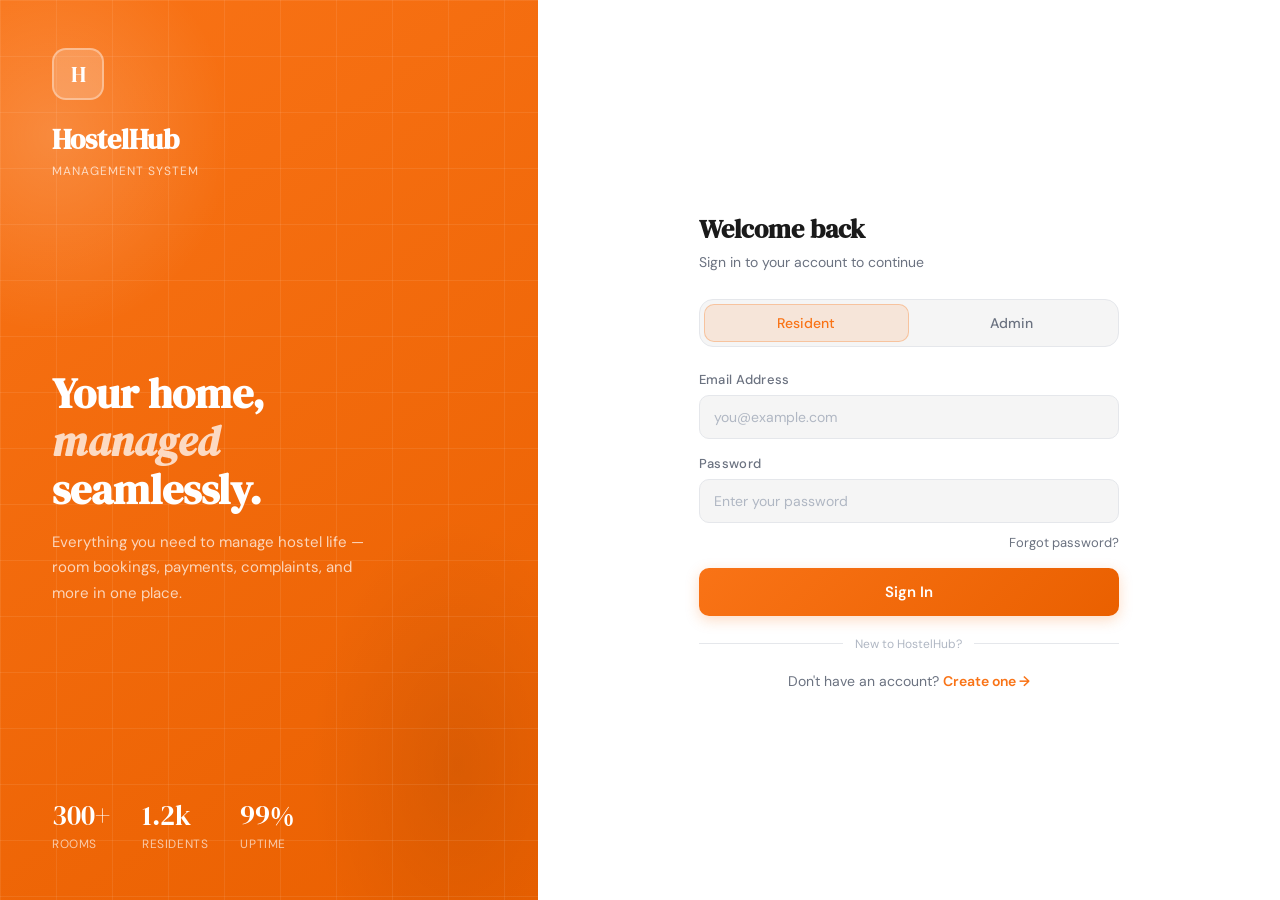
<file: Login Page/index.html>
<!DOCTYPE html>
<html lang="en">
<head>
  <meta charset="UTF-8" />
  <meta name="viewport" content="width=device-width, initial-scale=1.0"/>
  <title>HostelHub — Login</title>
  <link href="https://fonts.googleapis.com/css2?family=DM+Serif+Display:ital@0;1&family=DM+Sans:wght@300;400;500;600&display=swap" rel="stylesheet"/>
  <style>
    *, *::before, *::after { box-sizing: border-box; margin: 0; padding: 0; }
    :root {
      --orange: #f97316; --orange-dark: #ea6000; --orange-dim: rgba(249,115,22,0.12);
      --orange-glow: rgba(249,115,22,0.25); --orange-border: rgba(249,115,22,0.3);
      --bg: #ffffff; --surface: #ffffff; --surface2: #f5f5f5;
      --text: #1a1a1a; --text-muted: #6b7280; --text-dim: #b0b7c3;
      --border: #e5e7eb; --admin-accent: #c2410c; --admin-dim: rgba(194,65,12,0.1);
      --danger: #ef4444; --success: #22c55e; --radius: 14px;
    }
    body {
      font-family: 'DM Sans', sans-serif;
      background: var(--bg);
      color: var(--text);
      height: 100vh;
      display: flex;
      overflow: hidden;
    }
    /* LEFT PANEL */
    .left-panel {
      width: 42%; position: relative; display: flex; flex-direction: column;
      justify-content: space-between; padding: 48px 52px; overflow: hidden; height: 100vh;
      background: linear-gradient(145deg, #f97316 0%, #ea6000 100%);
    }
    .left-panel::before {
      content: ''; position: absolute; inset: 0;
      background: radial-gradient(ellipse 60% 40% at 10% 15%, rgba(255,255,255,0.18) 0%, transparent 55%),
                  radial-gradient(ellipse 50% 50% at 85% 85%, rgba(0,0,0,0.08) 0%, transparent 55%);
      pointer-events: none;
    }
    .grid-overlay {
      position: absolute; inset: 0;
      background-image: linear-gradient(rgba(255,255,255,0.08) 1px, transparent 1px),
                        linear-gradient(90deg, rgba(255,255,255,0.08) 1px, transparent 1px);
      background-size: 56px 56px; pointer-events: none;
    }
    .brand { position: relative; z-index: 2; }
    .brand-icon {
      width: 52px; height: 52px; background: rgba(255,255,255,0.2);
      border: 2px solid rgba(255,255,255,0.35); border-radius: 14px;
      display: flex; align-items: center; justify-content: center;
      font-family: 'DM Serif Display', serif; font-size: 22px; color: #fff; margin-bottom: 20px;
    }
    .brand h1 { font-family: 'DM Serif Display', serif; font-size: 28px; color: #fff; }
    .brand p { font-size: 12px; color: rgba(255,255,255,0.7); margin-top: 5px; letter-spacing: 1px; text-transform: uppercase; }
    .hero-text { position: relative; z-index: 2; }
    .hero-text h2 { font-family: 'DM Serif Display', serif; font-size: 42px; line-height: 1.15; color: #fff; margin-bottom: 16px; }
    .hero-text h2 em { font-style: italic; color: rgba(255,255,255,0.75); }
    .hero-text p { font-size: 15px; color: rgba(255,255,255,0.72); line-height: 1.7; max-width: 340px; }
    .stats { position: relative; z-index: 2; display: flex; gap: 32px; }
    .stat-num { font-family: 'DM Serif Display', serif; font-size: 28px; color: #fff; }
    .stat-label { font-size: 12px; color: rgba(255,255,255,0.65); text-transform: uppercase; letter-spacing: 0.6px; margin-top: 2px; }
    /* RIGHT PANEL */
    .right-panel {
      flex: 1; display: flex; align-items: center; justify-content: center;
      padding: 40px 32px; background: #fff; height: 100vh; overflow-y: auto;
    }
    .login-box { width: 100%; max-width: 420px; }
    .page-title { margin-bottom: 28px; }
    .page-title h3 { font-family: 'DM Serif Display', serif; font-size: 26px; color: var(--text); margin-bottom: 6px; }
    .page-title p { font-size: 14px; color: var(--text-muted); }
    /* ROLE TOGGLE */
    .role-toggle {
      display: flex; background: var(--surface2); border: 1px solid var(--border);
      border-radius: var(--radius); padding: 4px; margin-bottom: 24px;
    }
    .role-btn {
      flex: 1; padding: 10px 16px; border: none; border-radius: 10px;
      font-family: 'DM Sans', sans-serif; font-size: 14px; font-weight: 500;
      cursor: pointer; transition: all 0.2s; background: transparent; color: var(--text-muted);
    }
    .role-btn.active[data-role="user"] { background: var(--orange-dim); color: var(--orange); box-shadow: inset 0 0 0 1px var(--orange-border); }
    .role-btn.active[data-role="admin"] { background: var(--admin-dim); color: var(--admin-accent); box-shadow: inset 0 0 0 1px rgba(194,65,12,0.25); }
    .admin-note {
      display: none; align-items: center; gap: 10px; padding: 12px 14px;
      background: rgba(194,65,12,0.07); border: 1px solid rgba(194,65,12,0.2);
      border-radius: 10px; margin-bottom: 18px; font-size: 13px; color: var(--admin-accent);
    }
    body.admin-mode .admin-note { display: flex; }
    body.admin-mode .register-link { display: none; }
    /* FORM */
    .form-group { margin-bottom: 16px; }
    label { display: block; font-size: 13px; font-weight: 500; color: var(--text-muted); margin-bottom: 7px; letter-spacing: 0.3px; }
    input[type="text"], input[type="email"], input[type="password"] {
      width: 100%; padding: 12px 14px; background: var(--surface2);
      border: 1.5px solid var(--border); border-radius: 10px; color: var(--text);
      font-family: 'DM Sans', sans-serif; font-size: 14px; outline: none;
      transition: border-color 0.2s, box-shadow 0.2s;
    }
    input:focus { background: #fff; border-color: var(--orange); box-shadow: 0 0 0 3px var(--orange-dim); }
    input::placeholder { color: var(--text-dim); }
    .forgot { text-align: right; margin-top: -8px; margin-bottom: 16px; }
    .forgot a { font-size: 13px; color: var(--text-muted); text-decoration: none; }
    .forgot a:hover { color: var(--orange); }
    /* BUTTONS */
    .submit-btn, .register-submit {
      width: 100%; padding: 14px; border: none; border-radius: 10px;
      font-family: 'DM Sans', sans-serif; font-size: 15px; font-weight: 600;
      cursor: pointer; background: linear-gradient(135deg, var(--orange), var(--orange-dark));
      color: #fff; box-shadow: 0 4px 14px var(--orange-glow); transition: all 0.2s;
    }
    .submit-btn:hover, .register-submit:hover { box-shadow: 0 6px 20px var(--orange-glow); opacity: 0.95; }
    .submit-btn:active, .register-submit:active { transform: scale(0.985); }
    body.admin-mode .submit-btn { background: linear-gradient(135deg, var(--admin-accent), #9a3412); box-shadow: 0 4px 14px rgba(194,65,12,0.3); }
    .back-btn {
      display: inline-flex; align-items: center; gap: 6px; font-size: 13px;
      color: var(--text-muted); margin-bottom: 24px; cursor: pointer;
      background: none; border: none; padding: 0; font-family: 'DM Sans', sans-serif; transition: color 0.2s;
    }
    .back-btn:hover { color: var(--orange); }
    /* DIVIDER */
    .divider { display: flex; align-items: center; gap: 12px; margin: 20px 0; }
    .divider::before, .divider::after { content: ''; flex: 1; height: 1px; background: var(--border); }
    .divider span { font-size: 12px; color: var(--text-dim); white-space: nowrap; }
    .register-link { text-align: center; font-size: 14px; color: var(--text-muted); }
    .register-link a { color: var(--orange); font-weight: 600; text-decoration: none; }
    .register-link a:hover { color: var(--orange-dark); }
    /* PASSWORD STRENGTH */
    .password-strength { margin-top: 8px; display: flex; gap: 4px; }
    .strength-bar { height: 3px; flex: 1; border-radius: 2px; background: var(--border); transition: background 0.3s; }
    .strength-bar.weak { background: var(--danger); }
    .strength-bar.fair { background: var(--orange); }
    .strength-bar.strong { background: var(--success); }
    .strength-label { font-size: 12px; color: var(--text-dim); margin-top: 5px; }
    /* VIEWS */
    .view { display: none; }
    .view.active { display: block; }
    /* SUCCESS */
    .success-msg { display: none; flex-direction: column; align-items: center; text-align: center; padding: 32px 20px; }
    .success-icon {
      width: 60px; height: 60px; background: rgba(34,197,94,0.1); border-radius: 50%;
      display: flex; align-items: center; justify-content: center;
      font-size: 24px; color: var(--success); margin-bottom: 18px; border: 1px solid rgba(34,197,94,0.3);
    }
    .success-msg h3 { font-family: 'DM Serif Display', serif; font-size: 22px; color: var(--text); margin-bottom: 10px; }
    .success-msg p { font-size: 14px; color: var(--text-muted); line-height: 1.6; }
    /* ERRORS */
    .input-error { border-color: var(--danger) !important; box-shadow: 0 0 0 3px rgba(239,68,68,0.1) !important; background: #fff5f5 !important; }
    .error-msg { display: flex; align-items: center; gap: 5px; font-size: 12px; color: var(--danger); margin-top: 6px; font-weight: 500; }
    .err-badge {
      display: inline-flex; align-items: center; justify-content: center;
      width: 14px; height: 14px; border-radius: 50%; background: var(--danger);
      color: #fff; font-size: 10px; font-weight: 800; flex-shrink: 0;
    }
    .form-banner { padding: 12px 16px; border-radius: 10px; font-size: 13.5px; line-height: 1.5; margin-bottom: 16px; }
    .form-banner-error { background: #fff1f1; border: 1px solid rgba(239,68,68,0.3); color: #b91c1c; }
    .form-banner-error a { color: var(--orange); font-weight: 600; text-decoration: underline; }
    .form-banner strong { font-weight: 700; }
    @media (max-width: 768px) {
      body { flex-direction: column; height: auto; overflow: auto; }
      .left-panel { width: 100%; height: auto; padding: 32px 28px; }
      .right-panel { height: auto; padding: 32px 24px; }
      .hero-text, .stats { display: none; }
    }
  </style>
</head>
<body>

  <!-- LEFT PANEL -->
  <div class="left-panel">
    <div class="grid-overlay"></div>
    <div class="brand">
      <div class="brand-icon">H</div>
      <h1>HostelHub</h1>
      <p>Management System</p>
    </div>
    <div class="hero-text">
      <h2>Your home,<br/><em>managed</em><br/>seamlessly.</h2>
      <p>Everything you need to manage hostel life — room bookings, payments, complaints, and more in one place.</p>
    </div>
    <div class="stats">
      <div class="stat"><div class="stat-num">300+</div><div class="stat-label">Rooms</div></div>
      <div class="stat"><div class="stat-num">1.2k</div><div class="stat-label">Residents</div></div>
      <div class="stat"><div class="stat-num">99%</div><div class="stat-label">Uptime</div></div>
    </div>
  </div>

  <!-- RIGHT PANEL -->
  <div class="right-panel" id="rightPanel">

    <!-- LOGIN VIEW -->
    <div class="login-box view active" id="loginView">
      <div class="page-title">
        <h3>Welcome back</h3>
        <p>Sign in to your account to continue</p>
      </div>
      <div class="role-toggle">
        <button class="role-btn active" data-role="user" onclick="switchRole('user')">Resident</button>
        <button class="role-btn" data-role="admin" onclick="switchRole('admin')">Admin</button>
      </div>
      <div class="admin-note">Admin access is restricted to authorised personnel only.</div>
      <div class="form-group">
        <label>Email Address</label>
        <input type="email" id="loginEmail" placeholder="you@example.com"/>
      </div>
      <div class="form-group">
        <label>Password</label>
        <input type="password" id="loginPassword" placeholder="Enter your password"/>
      </div>
      <div class="forgot"><a href="#">Forgot password?</a></div>
      <button class="submit-btn" onclick="handleLogin()">Sign In</button>
      <div class="divider"><span>New to HostelHub?</span></div>
      <div class="register-link">
        Don't have an account? <a href="#" onclick="showRegister(); return false;">Create one &rarr;</a>
      </div>
    </div>

    <!-- REGISTER VIEW -->
    <div class="login-box view" id="registerView">
      <button class="back-btn" onclick="showLogin()">&larr; Back to Login</button>
      <div class="page-title">
        <h3>Create Account</h3>
        <p>Register as a new resident of HostelHub</p>
      </div>
      <div id="registerForm">
        <div class="form-group">
          <label>Full Name</label>
          <input type="text" id="regName" placeholder="e.g. Arjun Kumar"/>
        </div>
        <div class="form-group">
          <label>Email Address</label>
          <input type="email" id="regEmail" placeholder="you@example.com"/>
        </div>
        <div class="form-group">
          <label>Password</label>
          <input type="password" id="regPassword" placeholder="Create a strong password" oninput="checkStrength(this.value)"/>
          <div class="password-strength">
            <div class="strength-bar" id="bar1"></div>
            <div class="strength-bar" id="bar2"></div>
            <div class="strength-bar" id="bar3"></div>
            <div class="strength-bar" id="bar4"></div>
          </div>
          <div class="strength-label" id="strengthLabel">Enter a password</div>
        </div>
        <div class="form-group">
          <label>Confirm Password</label>
          <input type="password" id="regConfirmPassword" placeholder="Re-enter your password"/>
        </div>
        <button class="register-submit" onclick="handleRegister()">Create Account</button>
        <div class="divider"><span>Already have an account?</span></div>
        <div class="register-link" style="display:block;">
          <a href="#" onclick="showLogin(); return false;">&larr; Sign In instead</a>
        </div>
      </div>
      <div class="success-msg" id="successMsg">
        <div class="success-icon">&#10003;</div>
        <h3>Account Created!</h3>
        <p>Redirecting to your survey...</p>
      </div>
    </div>

  </div>

  <script>
    // ══════════════════════════════════════════
    // DB LAYER — localStorage
    // ══════════════════════════════════════════
    const DB_KEY      = 'hostelhub_users';
    const SESSION_KEY = 'hostelhub_session';

    const DB = {
      getAll() {
        try { return JSON.parse(localStorage.getItem(DB_KEY)) || []; } catch(e) { return []; }
      },
      saveAll(users) {
        try { localStorage.setItem(DB_KEY, JSON.stringify(users)); return true; } catch(e) { return false; }
      },
      findByEmail(email) {
        return this.getAll().find(u => u.email.toLowerCase() === email.toLowerCase()) || null;
      },
      findById(id) {
        return this.getAll().find(u => u.id === id) || null;
      },
      register(name, email, password) {
        try {
          const users = this.getAll();
          if (this.findByEmail(email)) return { ok: false, error: 'email_exists' };
          const user = {
            id: Date.now(), name, email, password,
            createdAt: new Date().toISOString(),
            surveyCompleted: false, surveyData: null
          };
          users.push(user);
          if (!this.saveAll(users)) return { ok: false, error: 'storage_error' };
          this.setSession({ id: user.id, email: user.email, name: user.name });
          return { ok: true, user };
        } catch(e) { return { ok: false, error: 'storage_error' }; }
      },
      login(email, password) {
        try {
          const user = this.findByEmail(email);
          if (!user) return { ok: false, error: 'not_found' };
          if (user.password !== password) return { ok: false, error: 'wrong_password', name: user.name };
          this.setSession({ id: user.id, email: user.email, name: user.name });
          return { ok: true, user };
        } catch(e) { return { ok: false, error: 'storage_error' }; }
      },
      saveSurvey(userId, surveyData) {
        try {
          const users = this.getAll();
          const idx = users.findIndex(u => u.id === userId);
          if (idx === -1) return false;
          users[idx].surveyCompleted = true;
          users[idx].surveyData = surveyData;
          return this.saveAll(users);
        } catch(e) { return false; }
      },
      deleteUser(id) {
        try { this.saveAll(this.getAll().filter(u => u.id !== id)); } catch(e) {}
      },
      setSession(data) {
        try { localStorage.setItem(SESSION_KEY, JSON.stringify(data)); } catch(e) {}
      },
      getSession() {
        try { return JSON.parse(localStorage.getItem(SESSION_KEY)); } catch(e) { return null; }
      },
      logout() {
        try { localStorage.removeItem(SESSION_KEY); } catch(e) {}
      }
    };

    // ══════════════════════════════════════════
    // UI LOGIC
    // ══════════════════════════════════════════
    let currentRole = 'user';

    function switchRole(role) {
      currentRole = role;
      document.querySelectorAll('.role-btn').forEach(btn => {
        btn.classList.toggle('active', btn.dataset.role === role);
      });
      document.body.classList.toggle('admin-mode', role === 'admin');
    }

    function showRegister() {
      document.getElementById('loginView').classList.remove('active');
      document.getElementById('registerView').classList.add('active');
      clearAllErrors();
      document.getElementById('rightPanel').scrollTop = 0;
    }

    function showLogin() {
      document.getElementById('registerView').classList.remove('active');
      document.getElementById('loginView').classList.add('active');
      document.getElementById('registerForm').style.display = 'block';
      document.getElementById('successMsg').style.display = 'none';
      clearAllErrors();
      document.getElementById('rightPanel').scrollTop = 0;
    }

    // ── ERROR HELPERS ──
    function showError(el, msg) {
      clearError(el);
      el.classList.add('input-error');
      const div = document.createElement('div');
      div.className = 'error-msg';
      div.innerHTML = '<span class="err-badge">!</span>' + msg;
      el.parentElement.appendChild(div);
    }
    function clearError(el) {
      el.classList.remove('input-error');
      const e = el.parentElement.querySelector('.error-msg');
      if (e) e.remove();
    }
    function clearAllErrors() {
      document.querySelectorAll('.input-error').forEach(e => e.classList.remove('input-error'));
      document.querySelectorAll('.error-msg, .form-banner').forEach(e => e.remove());
    }
    function showBanner(containerId, msg, type) {
      const c = document.getElementById(containerId);
      c.querySelectorAll('.form-banner').forEach(b => b.remove());
      const b = document.createElement('div');
      b.className = 'form-banner form-banner-' + type;
      b.innerHTML = msg;
      c.insertBefore(b, c.firstChild);
    }

    // ── LOGIN ──
    function handleLogin() {
      clearAllErrors();
      const emailEl = document.getElementById('loginEmail');
      const passEl  = document.getElementById('loginPassword');
      let ok = true;
      if (!emailEl.value.trim()) { showError(emailEl, 'Email is required.'); ok = false; }
      else if (!/^[^\s@]+@[^\s@]+\.[^\s@]+$/.test(emailEl.value.trim())) { showError(emailEl, 'Enter a valid email.'); ok = false; }
      if (!passEl.value.trim()) { showError(passEl, 'Password is required.'); ok = false; }
      if (!ok) return;

      if (currentRole === 'admin') {
        if (emailEl.value.trim() === 'admin@hostelhub.com' && passEl.value === 'admin123') {
          try { localStorage.setItem('hostelhub_session', JSON.stringify({id:'admin',role:'admin',name:'Admin',email:'admin@hostelhub.com'})); } catch(e) {}
          window.location.href = '../admin page/admin.html';
        } else {
          showBanner('loginView', 'Invalid admin credentials.', 'error');
        }
        return;
      }

      const result = DB.login(emailEl.value.trim(), passEl.value);
      if (result.ok) {
        // If survey already completed → go straight to user dashboard
        // If not yet completed → go to survey first
        if (result.user && result.user.surveyCompleted) {
          window.location.href = '../User Page/user.html';
        } else {
          window.location.href = 'survey.html';
        }
        return;
      }
      if (result.error === 'not_found') {
        showBanner('loginView', 'No account found for <strong>' + emailEl.value.trim() + '</strong>. <a href="#" onclick="showRegister();return false;">Create an account</a> to login.', 'error');
      } else if (result.error === 'wrong_password') {
        showBanner('loginView', 'Incorrect password for <strong>' + result.name + '</strong>. Please try again.', 'error');
        showError(passEl, 'Incorrect password.');
      } else {
        showBanner('loginView', 'Something went wrong. Please try again.', 'error');
      }
    }

    // ── REGISTER ──
    function handleRegister() {
      clearAllErrors();
      const nameEl    = document.getElementById('regName');
      const emailEl   = document.getElementById('regEmail');
      const passEl    = document.getElementById('regPassword');
      const confirmEl = document.getElementById('regConfirmPassword');
      let ok = true;

      if (!nameEl.value.trim())    { showError(nameEl, 'Full name is required.'); ok = false; }
      if (!emailEl.value.trim())   { showError(emailEl, 'Email is required.'); ok = false; }
      else if (!/^[^\s@]+@[^\s@]+\.[^\s@]+$/.test(emailEl.value.trim())) { showError(emailEl, 'Enter a valid email.'); ok = false; }
      if (!passEl.value.trim())    { showError(passEl, 'Password is required.'); ok = false; }
      else if (passEl.value.length < 6) { showError(passEl, 'Minimum 6 characters.'); ok = false; }
      if (!confirmEl.value.trim()) { showError(confirmEl, 'Please confirm your password.'); ok = false; }
      else if (confirmEl.value !== passEl.value) { showError(confirmEl, 'Passwords do not match.'); ok = false; }
      if (!ok) return;

      const result = DB.register(nameEl.value.trim(), emailEl.value.trim(), passEl.value);

      if (result.ok) {
        // Show brief success then redirect
        document.getElementById('registerForm').style.display = 'none';
        document.getElementById('successMsg').style.display = 'flex';
        setTimeout(function() {
          window.location.href = 'survey.html';
        }, 800);
        return;
      }

      if (result.error === 'email_exists') {
        showError(emailEl, 'This email is already registered. Please sign in.');
      } else {
        showBanner('registerForm', 'Unable to save — please make sure your browser allows local storage, or try Chrome/Edge.', 'error');
      }
    }

    // ── PASSWORD STRENGTH ──
    function checkStrength(val) {
      const bars  = ['bar1','bar2','bar3','bar4'].map(id => document.getElementById(id));
      const label = document.getElementById('strengthLabel');
      bars.forEach(b => b.className = 'strength-bar');
      let score = 0;
      if (val.length >= 6) score++;
      if (val.length >= 10) score++;
      if (/[A-Z]/.test(val) && /[0-9]/.test(val)) score++;
      if (/[^A-Za-z0-9]/.test(val)) score++;
      const cls  = ['','weak','fair','fair','strong'];
      const lbls = ['Enter a password','Weak','Fair','Good','Strong'];
      const clrs = ['#b0b7c3','#ef4444','#f97316','#f97316','#22c55e'];
      for (let i = 0; i < score; i++) bars[i].classList.add(cls[score]);
      label.textContent = val.length === 0 ? 'Enter a password' : lbls[score];
      label.style.color = clrs[score];
    }

    // ── CLEAR ON INPUT ──
    document.addEventListener('DOMContentLoaded', function() {
      document.querySelectorAll('input').forEach(function(input) {
        input.addEventListener('input', function() { clearError(input); });
      });
    });
  </script>
</body>
</html>
</file>
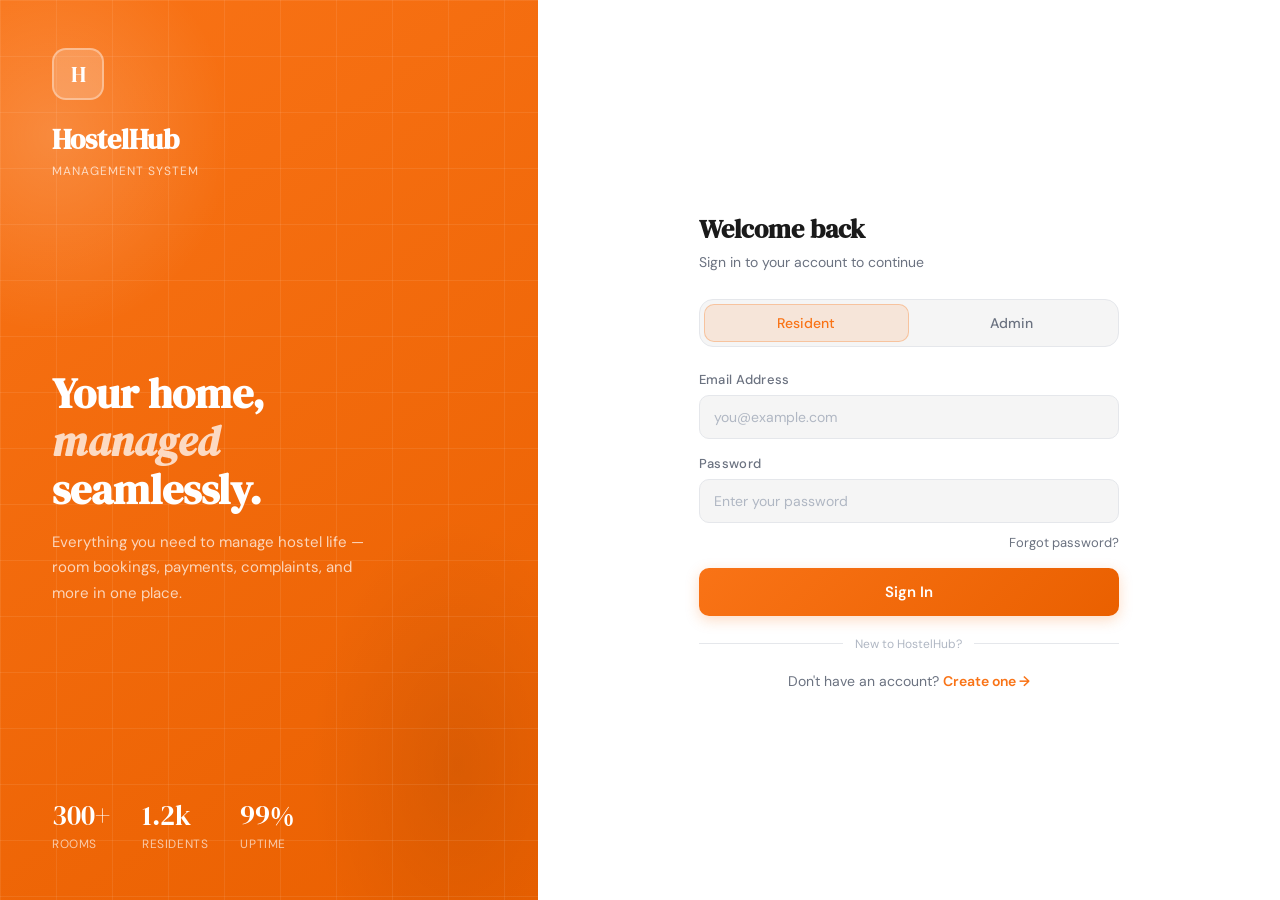
<file: admin page/admin.html>
<!DOCTYPE html>
<html lang="en">
<head>
  <meta charset="UTF-8"/>
  <meta name="viewport" content="width=device-width, initial-scale=1.0"/>
  <title>HostelHub — Admin Dashboard</title>
  <link href="https://fonts.googleapis.com/css2?family=DM+Serif+Display:ital@0;1&family=DM+Sans:opsz,wght@9..40,300;9..40,400;9..40,500;9..40,600&display=swap" rel="stylesheet"/>
  <link rel="stylesheet" href="admin.css"/>
</head>
<body>

<!-- ════════════════════════════════════════
     TOPBAR
     ════════════════════════════════════════ -->
<header class="topbar">
  <div class="tb-brand">
    <div class="tb-logo">H</div>
    <span class="tb-title">HostelHub</span>
    <span class="tb-badge">ADMIN</span>
  </div>
  <div class="tb-center">
    <div class="tb-search">
      <span class="tb-search-ico">🔍</span>
      <input type="text" placeholder="Search students, rooms, leaves..." onkeyup="if(event.key==='Enter')globalSearch(this.value)"/>
    </div>
  </div>
  <div class="tb-right">
    <div class="tb-icon-btn" onclick="showPanel('notifications')" title="Notifications">
      🔔<div class="tb-notif-dot"></div>
    </div>
    <div class="tb-admin">
      <div class="tb-av">A</div>
      <div>
        <div class="tb-aname">Admin</div>
        <div class="tb-arole">Super Admin</div>
      </div>
    </div>
    <button class="btn-secondary btn-sm" onclick="doLogout()">Sign Out</button>
  </div>
</header>

<!-- ════════════════════════════════════════
     SIDEBAR
     ════════════════════════════════════════ -->
<aside class="sidebar">
  <div class="sl">Overview</div>
  <button class="nav-item active" id="nav-dashboard"     onclick="showPanel('dashboard')">
    <span class="ni-ico">📊</span><span>Dashboard</span>
  </button>

  <div class="sl">Management</div>
  <button class="nav-item" id="nav-students"     onclick="showPanel('students')">
    <span class="ni-ico">👥</span><span>Students</span>
  </button>
  <button class="nav-item" id="nav-rooms"        onclick="showPanel('rooms')">
    <span class="ni-ico">🏨</span><span>Rooms</span>
  </button>
  <button class="nav-item" id="nav-leave"        onclick="showPanel('leave')">
    <span class="ni-ico">📅</span><span>Leave</span>
    <span class="ni-badge" id="nav-leave-badge" style="display:none">0</span>
  </button>
  <button class="nav-item" id="nav-payments"     onclick="showPanel('payments')">
    <span class="ni-ico">💰</span><span>Payments</span>
  </button>
  <button class="nav-item" id="nav-complaints"   onclick="showPanel('complaints')">
    <span class="ni-ico">📢</span><span>Complaints</span>
  </button>
  <button class="nav-item" id="nav-fees"         onclick="showPanel('fees')">
    <span class="ni-ico">🏷️</span><span>Fee Structure</span>
  </button>

  <div class="sl">System</div>
  <button class="nav-item" id="nav-database"     onclick="showPanel('database')">
    <span class="ni-ico">🗄️</span><span>Database</span>
  </button>
  <button class="nav-item" id="nav-notifications" onclick="showPanel('notifications')">
    <span class="ni-ico">🔔</span><span>Notifications</span>
  </button>
  <button class="nav-item" id="nav-reports"      onclick="showPanel('reports')">
    <span class="ni-ico">📑</span><span>Reports</span>
  </button>
</aside>

<!-- ════════════════════════════════════════
     MAIN CONTENT
     ════════════════════════════════════════ -->
<main class="main">

  <!-- ══════════ 1. DASHBOARD ══════════ -->
  <div class="panel active" id="panel-dashboard">
    <div class="ph">
      <div class="ph-left">
        <h1>Dashboard</h1>
        <p>Welcome back, Admin. Here's what's happening today.</p>
      </div>
    </div>

    <!-- Stat Cards Row 1 -->
    <div class="stats-grid">
      <div class="stat-card orange">
        <div class="sc-icon orange">👥</div>
        <div class="sc-val" id="dash-students">0</div>
        <div class="sc-label">Total Students</div>
        <div class="sc-sub" id="dash-active">0 active</div>
      </div>
      <div class="stat-card green">
        <div class="sc-icon green">🏨</div>
        <div class="sc-val" id="dash-occupied">0</div>
        <div class="sc-label">Occupied Rooms</div>
        <div class="sc-sub" id="dash-vacant">0 vacant</div>
      </div>
      <div class="stat-card blue">
        <div class="sc-icon blue">📅</div>
        <div class="sc-val" id="dash-leaves">0</div>
        <div class="sc-label">Pending Leaves</div>
        <div class="sc-sub">Awaiting approval</div>
      </div>
      <div class="stat-card red">
        <div class="sc-icon red">📢</div>
        <div class="sc-val" id="dash-complaints">0</div>
        <div class="sc-label">Open Complaints</div>
        <div class="sc-sub">Need attention</div>
      </div>
    </div>

    <div class="stats-grid" style="grid-template-columns:repeat(3,1fr)">
      <div class="stat-card yellow">
        <div class="sc-icon yellow">💰</div>
        <div class="sc-val" id="dash-fees">₹0</div>
        <div class="sc-label">Total Collected</div>
        <div class="sc-sub">All time</div>
      </div>
      <div class="stat-card purple">
        <div class="sc-icon purple">🏠</div>
        <div class="sc-val" id="dash-rooms">0</div>
        <div class="sc-label">Total Rooms</div>
        <div class="sc-sub">Across all blocks</div>
      </div>
      <div class="stat-card cyan">
        <div class="sc-icon cyan">📈</div>
        <div style="margin-bottom:8px">
          <div class="sc-val" id="occupancyPct">0%</div>
          <div class="sc-label">Occupancy Rate</div>
        </div>
        <div class="progress-bar-wrap"><div class="progress-bar" id="occupancyBar" style="width:0%"></div></div>
      </div>
    </div>

    <!-- Lower Dashboard: Pending Leaves + Complaints -->
    <div class="g2">
      <div class="card">
        <div class="card-header">
          <div class="card-title"><div class="card-icon">📅</div>Pending Leave Requests</div>
          <button class="btn-secondary btn-sm" onclick="showPanel('leave')">View All →</button>
        </div>
        <div id="recentLeavesList"><div style="padding:20px;color:var(--text-dim);text-align:center">Loading...</div></div>
      </div>

      <div class="card">
        <div class="card-header">
          <div class="card-title"><div class="card-icon">📢</div>Open Complaints</div>
          <button class="btn-secondary btn-sm" onclick="showPanel('complaints')">View All →</button>
        </div>
        <div id="recentComplaintsList"><div style="padding:20px;color:var(--text-dim);text-align:center">Loading...</div></div>
      </div>
    </div>
  </div><!-- /panel-dashboard -->

  <!-- ══════════ 2. STUDENTS ══════════ -->
  <div class="panel" id="panel-students">
    <div class="ph">
      <div class="ph-left">
        <h1>Student Management</h1>
        <p id="studentCount">Manage all registered students</p>
      </div>
      <div class="ph-actions">
        <button class="btn-primary" onclick="openAddStudentModal()">+ Add Student</button>
      </div>
    </div>

    <div class="filter-bar">
      <div class="search-box">
        <span>🔍</span>
        <input type="text" placeholder="Search name, email, roll..." oninput="loadStudents(this.value.toLowerCase())"/>
      </div>
    </div>

    <div class="card">
      <div class="tw">
        <table>
          <thead>
            <tr>
              <th>Student</th>
              <th>Student ID</th>
              <th>Roll No.</th>
              <th>Department</th>
              <th>Semester</th>
              <th>Status</th>
              <th>Survey</th>
              <th>Actions</th>
            </tr>
          </thead>
          <tbody id="studentTable"></tbody>
        </table>
      </div>
    </div>
  </div><!-- /panel-students -->

  <!-- ══════════ 3. ROOMS ══════════ -->
  <div class="panel" id="panel-rooms">
    <div class="ph">
      <div class="ph-left">
        <h1>Room Management</h1>
        <p>Manage hostel rooms, allocations and occupancy</p>
      </div>
      <div class="ph-actions">
        <button class="btn-primary" onclick="openAddRoomModal()">+ Add Room</button>
      </div>
    </div>

    <!-- Room Stats -->
    <div class="stats-grid" style="margin-bottom:20px">
      <div class="stat-card green" style="padding:16px 18px">
        <div class="sc-label">Total Rooms</div><div class="sc-val" id="roomTotal">—</div>
      </div>
      <div class="stat-card orange" style="padding:16px 18px">
        <div class="sc-label">Occupied</div><div class="sc-val" id="roomOccupied">—</div>
      </div>
      <div class="stat-card cyan" style="padding:16px 18px">
        <div class="sc-label">Vacant</div><div class="sc-val" id="roomVacant">—</div>
      </div>
      <div class="stat-card yellow" style="padding:16px 18px">
        <div class="sc-label">Maintenance</div><div class="sc-val" id="roomMaint">—</div>
      </div>
    </div>

    <!-- Filter Bar -->
    <div style="display:flex; justify-content:space-between; margin-bottom:16px;">
      <div class="filter-bar">
        <button class="filter-btn active" onclick="loadRooms('B-Block')">Boys Hostel</button>
        <button class="filter-btn" onclick="loadRooms('G-Block')">Girls Hostel</button>
      </div>
      <div class="filter-bar">
        <button class="filter-btn" onclick="loadRooms('Vacant')">Vacant</button>
        <button class="filter-btn" onclick="loadRooms('Occupied')">Occupied</button>
        <button class="filter-btn" onclick="loadRooms('AC')">AC</button>
        <button class="filter-btn" onclick="loadRooms('Non-AC')">Non-AC</button>
        <button class="filter-btn" onclick="loadRooms('First')">1st Floor</button>
        <button class="filter-btn" onclick="loadRooms('Second')">2nd Floor</button>
        <button class="filter-btn" onclick="loadRooms('Third')">3rd Floor</button>
        <select class="form-select" style="padding: 6px 12px; border-radius: 20px; font-size: 13.5px; margin-left:8px; border:1px solid var(--border);" onchange="if(this.value) loadRooms(this.value)">
           <option value="">More Floors...</option>
           <option value="Fourth">4th Floor</option>
           <option value="Fifth">5th Floor</option>
           <option value="Sixth">6th Floor</option>
           <option value="Seventh">7th Floor</option>
           <option value="Eighth">8th Floor</option>
        </select>
      </div>
    </div>

    <div class="room-grid" id="roomGrid"></div>
  </div><!-- /panel-rooms -->

  <!-- ══════════ 4. LEAVE MANAGEMENT ══════════ -->
  <div class="panel" id="panel-leave">
    <div class="ph">
      <div class="ph-left">
        <h1>Leave Management</h1>
        <p>Review, approve, or reject student leave applications</p>
      </div>
    </div>

    <!-- Leave Stats -->
    <div class="stats-grid" style="grid-template-columns:repeat(4,1fr);margin-bottom:20px">
      <div class="stat-card orange" style="padding:14px 18px">
        <div class="sc-label">Total</div><div class="sc-val" id="lf-all">0</div>
      </div>
      <div class="stat-card yellow" style="padding:14px 18px">
        <div class="sc-label">Pending</div><div class="sc-val" id="lf-pend">0</div>
      </div>
      <div class="stat-card green" style="padding:14px 18px">
        <div class="sc-label">Approved</div><div class="sc-val" id="lf-appr">0</div>
      </div>
      <div class="stat-card red" style="padding:14px 18px">
        <div class="sc-label">Rejected</div><div class="sc-val" id="lf-rej">0</div>
      </div>
    </div>

    <!-- Filter + Search -->
    <div class="filter-bar">
      <button class="filter-btn leave-filter-btn active" data-filter="all"      onclick="loadLeaves('all')">All</button>
      <button class="filter-btn leave-filter-btn"        data-filter="Pending"  onclick="loadLeaves('Pending')">Pending</button>
      <button class="filter-btn leave-filter-btn"        data-filter="Approved" onclick="loadLeaves('Approved')">Approved</button>
      <button class="filter-btn leave-filter-btn"        data-filter="Rejected" onclick="loadLeaves('Rejected')">Rejected</button>
      <div class="search-box">
        <span>🔍</span>
        <input type="text" id="leaveSearch" placeholder="Search student..." oninput="loadLeaves()"/>
      </div>
    </div>

    <div id="leaveContainer"></div>
  </div><!-- /panel-leave -->

  <!-- ══════════ 5. PAYMENTS ══════════ -->
  <div class="panel" id="panel-payments">
    <div class="ph">
      <div class="ph-left">
        <h1>Fee &amp; Payment Management</h1>
        <p>Track all student payments and dues</p>
      </div>
      <div class="ph-actions">
        <button class="btn-primary" onclick="openAddPaymentModal()">+ Record Payment</button>
      </div>
    </div>

    <!-- Payment Stats -->
    <div class="stats-grid" style="grid-template-columns:repeat(3,1fr);margin-bottom:20px">
      <div class="stat-card green" style="padding:16px 18px">
        <div class="sc-label">Total Collected</div><div class="sc-val" id="pay-total">₹0</div>
      </div>
      <div class="stat-card orange" style="padding:16px 18px">
        <div class="sc-label">Total Records</div><div class="sc-val" id="pay-count">0</div>
      </div>
      <div class="stat-card red" style="padding:16px 18px">
        <div class="sc-label">Pending</div><div class="sc-val" id="pay-pending">0</div>
      </div>
    </div>

    <!-- Filters -->
    <div class="filter-bar">
      <button class="filter-btn pay-filter-btn active" data-filter="all"     onclick="loadPayments('all')">All</button>
      <button class="filter-btn pay-filter-btn"        data-filter="paid"    onclick="loadPayments('paid')">Paid</button>
      <button class="filter-btn pay-filter-btn"        data-filter="pending" onclick="loadPayments('pending')">Pending</button>
      <div class="search-box">
        <span>🔍</span>
        <input type="text" id="paySearch" placeholder="Search student..." oninput="loadPayments()"/>
      </div>
    </div>

    <div class="card">
      <div class="tw">
        <table>
          <thead>
            <tr>
              <th>Payment ID</th><th>Student</th><th>Receipt #</th>
              <th>Amount</th><th>Date</th><th>Method</th><th>Status</th><th>Action</th>
            </tr>
          </thead>
          <tbody id="paymentTable"></tbody>
        </table>
      </div>
    </div>
  </div><!-- /panel-payments -->

  <!-- ══════════ 6. COMPLAINTS ══════════ -->
  <div class="panel" id="panel-complaints">
    <div class="ph">
      <div class="ph-left">
        <h1>Complaint Management</h1>
        <p>View, assign, and resolve student complaints</p>
      </div>
    </div>

    <!-- Complaint Stats -->
    <div class="stats-grid" style="grid-template-columns:repeat(4,1fr);margin-bottom:20px">
      <div class="stat-card orange" style="padding:14px 18px"><div class="sc-label">Total</div><div class="sc-val" id="comp-total">0</div></div>
      <div class="stat-card red"    style="padding:14px 18px"><div class="sc-label">Open</div><div class="sc-val" id="comp-open">0</div></div>
      <div class="stat-card yellow" style="padding:14px 18px"><div class="sc-label">In Progress</div><div class="sc-val" id="comp-inprog">0</div></div>
      <div class="stat-card green"  style="padding:14px 18px"><div class="sc-label">Resolved</div><div class="sc-val" id="comp-resolved">0</div></div>
    </div>

    <div class="filter-bar">
      <button class="filter-btn comp-filter-btn active" data-filter="all"         onclick="loadComplaints('all')">All</button>
      <button class="filter-btn comp-filter-btn"        data-filter="Open"        onclick="loadComplaints('Open')">Open</button>
      <button class="filter-btn comp-filter-btn"        data-filter="In Progress" onclick="loadComplaints('In Progress')">In Progress</button>
      <button class="filter-btn comp-filter-btn"        data-filter="Resolved"    onclick="loadComplaints('Resolved')">Resolved</button>
      <div class="search-box">
        <span>🔍</span>
        <input type="text" id="compSearch" placeholder="Search student or type..." oninput="loadComplaints()"/>
      </div>
    </div>

    <div class="card">
      <div class="tw">
        <table>
          <thead>
            <tr>
              <th>ID</th><th>Student</th><th>Type</th><th>Date</th>
              <th>Description</th><th>Status</th><th>Notes</th><th>Actions</th>
            </tr>
          </thead>
          <tbody id="compTable"></tbody>
        </table>
      </div>
    </div>
  </div><!-- /panel-complaints -->

  <!-- ══════════ 7. FEE STRUCTURE ══════════ -->
  <div class="panel" id="panel-fees">
    <div class="ph">
      <div class="ph-left">
        <h1>Fee Structure</h1>
        <p>Set and manage hostel fee amounts for each room category</p>
      </div>
    </div>

    <div class="g2">
      <div class="card">
        <div class="card-header">
          <div class="card-title"><div class="card-icon">🏷️</div>Current Fee Structure</div>
        </div>
        <div id="feeList"></div>
        <div style="margin-top:14px;padding-top:14px;border-top:1px solid var(--border);font-size:13px;color:var(--text-muted)" id="feeTotalLabel"></div>
      </div>

      <div class="card">
        <div class="card-header">
          <div class="card-title"><div class="card-icon">💰</div>Fee Collection Summary</div>
        </div>
        <div style="text-align:center;padding:20px 0">
          <div style="font-family:'DM Serif Display',serif;font-size:48px;color:var(--orange)" id="feeSummaryTotal">—</div>
          <div style="font-size:14px;color:var(--text-muted);margin-top:6px">Total collected this year</div>
        </div>
        <div style="display:grid;grid-template-columns:1fr 1fr;gap:12px;margin-top:8px">
          <div style="background:var(--surface2);border-radius:10px;padding:14px;text-align:center">
            <div style="font-family:'DM Serif Display',serif;font-size:24px;color:var(--green)" id="paidCount">—</div>
            <div style="font-size:12px;color:var(--text-muted);margin-top:3px">Payments Received</div>
          </div>
          <div style="background:var(--surface2);border-radius:10px;padding:14px;text-align:center">
            <div style="font-family:'DM Serif Display',serif;font-size:24px;color:var(--red)" id="pendCount">—</div>
            <div style="font-size:12px;color:var(--text-muted);margin-top:3px">Pending Dues</div>
          </div>
        </div>
        <script>
          // Inline init for fee summary
          setTimeout(function(){
            var allP=JSON.parse(localStorage.getItem('hostelhub_userdata')||'{}');
            var total=0,paid=0,pend=0;
            Object.values(allP).forEach(function(d){
              (d.payments||[]).forEach(function(p){
                if(p.status==='Paid'){total+=p.amount||0;paid++;}
                else pend++;
              });
            });
            var e=document.getElementById('feeSumma]ryTotal');if(e)e.textContent='₹'+total.toLocaleString('en-IN');
            var e2=document.getElementById('paidCount');if(e2)e2.textContent=paid;
            var e3=document.getElementById('pendCount');if(e3)e3.textContent=pend;
          },300);
        </script>
      </div>
    </div>
  </div><!-- /panel-fees -->

  <!-- ══════════ 8. DATABASE ══════════ -->
  <div class="panel" id="panel-database">
    <div class="ph">
      <div class="ph-left">
        <h1>Database Viewer</h1>
        <p id="dbCount">Full access to all student records</p>
      </div>
      <div class="ph-actions">
        <button class="btn-secondary" onclick="exportDatabase()">📥 Export JSON</button>
        <button class="btn-danger" onclick="clearDatabase()">🗑️ Clear DB</button>
      </div>
    </div>

    <!-- DB Summary Cards -->
    <div class="stats-grid" style="grid-template-columns:repeat(4,1fr);margin-bottom:20px">
      <div class="stat-card orange" style="padding:14px 18px"><div class="sc-label">Students</div><div class="sc-val" id="db-students-count">—</div></div>
      <div class="stat-card blue"   style="padding:14px 18px"><div class="sc-label">Leave Records</div><div class="sc-val" id="db-leaves">—</div></div>
      <div class="stat-card green"  style="padding:14px 18px"><div class="sc-label">Payment Records</div><div class="sc-val" id="db-payments">—</div></div>
      <div class="stat-card red"    style="padding:14px 18px"><div class="sc-label">Complaint Records</div><div class="sc-val" id="db-comps">—</div></div>
    </div>

    <div class="card">
      <div class="card-header">
        <div class="card-title"><div class="card-icon">👥</div>Users Table</div>
        <button class="btn-primary btn-sm" onclick="openAddStudentModal()">+ Add Record</button>
      </div>
      <div class="tw">
        <table>
          <thead>
            <tr>
              <th>Student ID</th><th>Name</th><th>Email</th><th>Password</th>
              <th>Roll No.</th><th>Department</th><th>Room</th><th>Status</th><th>Actions</th>
            </tr>
          </thead>
          <tbody id="dbTable"></tbody>
        </table>
      </div>
    </div>
  </div><!-- /panel-database -->

  <!-- ══════════ 9. NOTIFICATIONS ══════════ -->
  <div class="panel" id="panel-notifications">
    <div class="ph">
      <div class="ph-left">
        <h1>Notifications &amp; Alerts</h1>
        <p>Send broadcasts and view system notifications</p>
      </div>
    </div>

    <div class="g2" style="align-items:start">
      <div class="card">
        <div class="card-header">
          <div class="card-title"><div class="card-icon">📣</div>Send Broadcast</div>
        </div>
        <div class="form-group">
          <label class="form-label">Notification Type</label>
          <select class="form-select" id="broadcastType">
            <option value="GENERAL">General</option>
            <option value="PAYMENT">Payment Reminder</option>
            <option value="LEAVE">Leave Update</option>
            <option value="MAINTENANCE">Maintenance Alert</option>
            <option value="EVENT">Event / Announcement</option>
          </select>
        </div>
        <div class="form-group">
          <label class="form-label">Message *</label>
          <textarea class="form-textarea" id="broadcastMsg" placeholder="Type your announcement here..."></textarea>
        </div>
        <button class="btn-primary" onclick="sendBroadcast()">📤 Send to All Students</button>
      </div>

      <div class="card">
        <div class="card-header">
          <div class="card-title"><div class="card-icon">🔔</div>Notification Log</div>
        </div>
        <div id="notifList"></div>
      </div>
    </div>
  </div><!-- /panel-notifications -->

  <!-- ══════════ 10. REPORTS ══════════ -->
  <div class="panel" id="panel-reports">
    <div class="ph">
      <div class="ph-left">
        <h1>Reports</h1>
        <p>Generate and export system reports</p>
      </div>
    </div>

    <!-- Summary -->
    <div class="stats-grid" style="margin-bottom:24px">
      <div class="stat-card orange"><div class="sc-icon orange">👥</div><div class="sc-val" id="rpt-students">0</div><div class="sc-label">Total Students</div></div>
      <div class="stat-card blue">  <div class="sc-icon blue">📅</div> <div class="sc-val" id="rpt-leaves">0</div>  <div class="sc-label">Total Leaves</div></div>
      <div class="stat-card green"> <div class="sc-icon green">💰</div> <div class="sc-val" id="rpt-payments">₹0</div><div class="sc-label">Total Fees Collected</div></div>
      <div class="stat-card red">   <div class="sc-icon red">📢</div>   <div class="sc-val" id="rpt-complaints">0</div><div class="sc-label">Total Complaints</div></div>
    </div>

    <div class="g2">
      <div class="card">
        <div class="card-header"><div class="card-title"><div class="card-icon">📑</div>Export Reports</div></div>
        <div style="display:flex;flex-direction:column;gap:12px">
          <div style="display:flex;align-items:center;justify-content:space-between;padding:13px 0;border-bottom:1px solid var(--border)">
            <div><div style="font-weight:500;font-size:14px">Complete Database</div><div style="font-size:12px;color:var(--text-muted);margin-top:2px">All tables including users, rooms, payments</div></div>
            <button class="btn-secondary btn-sm" onclick="exportReport('all')">📥 Export JSON</button>
          </div>
          <div style="display:flex;align-items:center;justify-content:space-between;padding:13px 0;border-bottom:1px solid var(--border)">
            <div><div style="font-weight:500;font-size:14px">Student Report</div><div style="font-size:12px;color:var(--text-muted);margin-top:2px">All student profiles and details</div></div>
            <button class="btn-secondary btn-sm" onclick="exportReport('students')">📥 Export</button>
          </div>
          <div style="display:flex;align-items:center;justify-content:space-between;padding:13px 0;border-bottom:1px solid var(--border)">
            <div><div style="font-weight:500;font-size:14px">Leave Report</div><div style="font-size:12px;color:var(--text-muted);margin-top:2px">All leave applications with status</div></div>
            <button class="btn-secondary btn-sm" onclick="exportReport('leaves')">📥 Export</button>
          </div>
          <div style="display:flex;align-items:center;justify-content:space-between;padding:13px 0;border-bottom:1px solid var(--border)">
            <div><div style="font-weight:500;font-size:14px">Payment Report</div><div style="font-size:12px;color:var(--text-muted);margin-top:2px">All fee records and transaction history</div></div>
            <button class="btn-secondary btn-sm" onclick="exportReport('payments')">📥 Export</button>
          </div>
          <div style="display:flex;align-items:center;justify-content:space-between;padding:13px 0">
            <div><div style="font-weight:500;font-size:14px">Complaint Report</div><div style="font-size:12px;color:var(--text-muted);margin-top:2px">All complaints with resolution details</div></div>
            <button class="btn-secondary btn-sm" onclick="exportReport('complaints')">📥 Export</button>
          </div>
        </div>
      </div>

      <div class="card">
        <div class="card-header"><div class="card-title"><div class="card-icon">📊</div>Quick Stats</div></div>
        <div id="quickStatsContent">
          <div style="padding:12px 0;border-bottom:1px solid var(--border);display:flex;justify-content:space-between"><span style="color:var(--text-muted)">Students with survey completed</span><span id="rs-survey" style="font-weight:600">—</span></div>
          <div style="padding:12px 0;border-bottom:1px solid var(--border);display:flex;justify-content:space-between"><span style="color:var(--text-muted)">Approved leaves this session</span><span id="rs-approved" style="font-weight:600">—</span></div>
          <div style="padding:12px 0;border-bottom:1px solid var(--border);display:flex;justify-content:space-between"><span style="color:var(--text-muted)">Rejected leaves this session</span><span id="rs-rejected" style="font-weight:600">—</span></div>
          <div style="padding:12px 0;border-bottom:1px solid var(--border);display:flex;justify-content:space-between"><span style="color:var(--text-muted)">Resolved complaints</span><span id="rs-resolved" style="font-weight:600">—</span></div>
          <div style="padding:12px 0;display:flex;justify-content:space-between"><span style="color:var(--text-muted)">Rooms at full capacity</span><span id="rs-full" style="font-weight:600">—</span></div>
        </div>
        <script>
          setTimeout(function(){
            var users=JSON.parse(localStorage.getItem('hostelhub_users')||'[]');
            var ud=JSON.parse(localStorage.getItem('hostelhub_userdata')||'{}');
            var rooms=JSON.parse(localStorage.getItem('hostelhub_rooms')||'[]');
            var allL=[],allC=[];
            Object.values(ud).forEach(function(d){allL=allL.concat(d.leaves||[]);allC=allC.concat(d.complaints||[]);});
            function s(id,v){var e=document.getElementById(id);if(e)e.textContent=v;}
            s('rs-survey',users.filter(function(u){return u.surveyCompleted;}).length);
            s('rs-approved',allL.filter(function(l){return l.status==='Approved';}).length);
            s('rs-rejected',allL.filter(function(l){return l.status==='Rejected';}).length);
            s('rs-resolved',allC.filter(function(c){return c.status==='Resolved';}).length);
            s('rs-full',rooms.filter(function(r){return r.status==='Occupied';}).length);
          },400);
        </script>
      </div>
    </div>
  </div><!-- /panel-reports -->

</main><!-- /main -->

<!-- ════════════════════════════════════════
     MODALS
     ════════════════════════════════════════ -->

<!-- View Student Modal -->
<div class="modal-overlay" id="studentModal">
  <div class="modal">
    <div class="modal-header">
      <div class="modal-title" id="sm-title">Student Profile</div>
      <button class="modal-close" onclick="closeModal('studentModal')">✕</button>
    </div>
    <div id="sm-body"></div>
    <div class="modal-footer">
      <button class="btn-secondary" onclick="closeModal('studentModal')">Close</button>
    </div>
  </div>
</div>

<!-- Add Student Modal -->
<div class="modal-overlay" id="addStudentModal">
  <div class="modal">
    <div class="modal-header">
      <div class="modal-title">Add New Student</div>
      <button class="modal-close" onclick="closeModal('addStudentModal')">✕</button>
    </div>
    <form id="addStudentForm" onsubmit="return false">
      <div class="form-row">
        <div class="form-group"><label class="form-label">Full Name *</label><input class="form-input" id="ns-name" placeholder="Student full name"/></div>
        <div class="form-group"><label class="form-label">Email *</label><input type="email" class="form-input" id="ns-email" placeholder="student@email.com"/></div>
      </div>
      <div class="form-row">
        <div class="form-group"><label class="form-label">Password *</label><input type="password" class="form-input" id="ns-pass" placeholder="Set a password"/></div>
        <div class="form-group"><label class="form-label">Phone</label><input class="form-input" id="ns-phone" placeholder="+91 xxxxx xxxxx"/></div>
      </div>
      <div class="form-row">
        <div class="form-group"><label class="form-label">Roll Number</label><input class="form-input" id="ns-roll" placeholder="Roll number"/></div>
        <div class="form-group"><label class="form-label">Department</label><input class="form-input" id="ns-dept" placeholder="e.g. Computer Science"/></div>
      </div>
      <div class="form-row">
        <div class="form-group"><label class="form-label">Semester</label>
          <select class="form-select" id="ns-sem">
            <option value="">Select</option>
            <option>Semester 1</option><option>Semester 2</option><option>Semester 3</option>
            <option>Semester 4</option><option>Semester 5</option><option>Semester 6</option>
            <option>Semester 7</option><option>Semester 8</option>
          </select>
        </div>
        <div class="form-group"><label class="form-label">Gender</label>
          <select class="form-select" id="ns-gender">
            <option value="">Select</option>
            <option value="male">Male</option><option value="female">Female</option><option value="other">Other</option>
          </select>
        </div>
      </div>
    </form>
    <div class="modal-footer">
      <button class="btn-secondary" onclick="closeModal('addStudentModal')">Cancel</button>
      <button class="btn-primary" onclick="saveNewStudent()">Add Student</button>
    </div>
  </div>
</div>

<!-- Edit Student Modal -->
<div class="modal-overlay" id="editStudentModal">
  <div class="modal">
    <div class="modal-header">
      <div class="modal-title">Edit Student</div>
      <button class="modal-close" onclick="closeModal('editStudentModal')">✕</button>
    </div>
    <input type="hidden" id="editStudentId"/>
    <div class="form-row">
      <div class="form-group"><label class="form-label">Full Name *</label><input class="form-input" id="es-name"/></div>
      <div class="form-group"><label class="form-label">Email *</label><input type="email" class="form-input" id="es-email"/></div>
    </div>
    <div class="form-row">
      <div class="form-group"><label class="form-label">Department</label><input class="form-input" id="es-dept"/></div>
      <div class="form-group"><label class="form-label">Roll Number</label><input class="form-input" id="es-roll"/></div>
    </div>
    <div class="form-row">
      <div class="form-group"><label class="form-label">Semester</label><input class="form-input" id="es-sem"/></div>
      <div class="form-group"><label class="form-label">Phone</label><input class="form-input" id="es-phone"/></div>
    </div>
    <div class="modal-footer">
      <button class="btn-secondary" onclick="closeModal('editStudentModal')">Cancel</button>
      <button class="btn-primary" onclick="saveStudentEdit()">Save Changes</button>
    </div>
  </div>
</div>

<!-- Add Room Modal -->
<div class="modal-overlay" id="addRoomModal">
  <div class="modal">
    <div class="modal-header">
      <div class="modal-title">Add New Room</div>
      <button class="modal-close" onclick="closeModal('addRoomModal')">✕</button>
    </div>
    <form id="addRoomForm" onsubmit="return false">
      <div class="form-row">
        <div class="form-group"><label class="form-label">Room Number *</label><input class="form-input" id="nr-num" placeholder="e.g. 215"/></div>
        <div class="form-group"><label class="form-label">Block</label>
          <select class="form-select" id="nr-block"><option value="B-Block">B-Block (Boys)</option><option value="G-Block">G-Block (Girls)</option></select>
        </div>
      </div>
      <div class="form-row">
        <div class="form-group"><label class="form-label">Floor</label>
          <select class="form-select" id="nr-floor"><option>First</option><option>Second</option><option>Third</option><option>Fourth</option><option>Fifth</option><option>Sixth</option><option>Seventh</option><option>Eighth</option></select>
        </div>
        <div class="form-group"><label class="form-label">Room Type</label>
          <select class="form-select" id="nr-type"><option value="AC">AC</option><option value="Non-AC">Non-AC</option></select>
        </div>
      </div>
      <div class="form-group"><label class="form-label">Sharing Type</label>
        <select class="form-select" id="nr-sharing"><option>Single</option><option>Double</option><option>Triple</option></select>
      </div>
    </form>
    <div class="modal-footer">
      <button class="btn-secondary" onclick="closeModal('addRoomModal')">Cancel</button>
      <button class="btn-primary" onclick="saveNewRoom()">Add Room</button>
    </div>
  </div>
</div>

<!-- Edit Room Modal -->
<div class="modal-overlay" id="editRoomModal">
  <div class="modal">
    <div class="modal-header">
      <div class="modal-title">Edit Room</div>
      <button class="modal-close" onclick="closeModal('editRoomModal')">✕</button>
    </div>
    <input type="hidden" id="er-id"/>
    <div class="form-row">
      <div class="form-group"><label class="form-label">Room Number *</label><input class="form-input" id="er-num"/></div>
      <div class="form-group"><label class="form-label">Block</label>
        <select class="form-select" id="er-block"><option value="B-Block">B-Block (Boys)</option><option value="G-Block">G-Block (Girls)</option></select>
      </div>
    </div>
    <div class="form-row">
      <div class="form-group"><label class="form-label">Floor</label>
        <select class="form-select" id="er-floor"><option>First</option><option>Second</option><option>Third</option><option>Fourth</option><option>Fifth</option><option>Sixth</option><option>Seventh</option><option>Eighth</option></select>
      </div>
      <div class="form-group"><label class="form-label">Room Type</label>
        <select class="form-select" id="er-type"><option value="AC">AC</option><option value="Non-AC">Non-AC</option></select>
      </div>
    </div>
    <div class="form-row">
      <div class="form-group"><label class="form-label">Sharing Type</label>
        <select class="form-select" id="er-sharing"><option>Single</option><option>Double</option><option>Triple</option></select>
      </div>
      <div class="form-group"><label class="form-label">Status</label>
        <select class="form-select" id="er-status"><option>Vacant</option><option>Occupied</option><option>Maintenance</option></select>
      </div>
    </div>
    <div class="modal-footer">
      <button class="btn-secondary" onclick="closeModal('editRoomModal')">Cancel</button>
      <button class="btn-primary" onclick="saveRoomEdit()">Save Changes</button>
    </div>
  </div>
</div>

<!-- Assign Room Modal -->
<div class="modal-overlay" id="assignRoomModal">
  <div class="modal">
    <div class="modal-header">
      <div class="modal-title" id="ar-roomLabel">Assign Room</div>
      <button class="modal-close" onclick="closeModal('assignRoomModal')">✕</button>
    </div>
    <input type="hidden" id="ar-roomId"/>
    <div class="form-group">
      <label class="form-label">Select Student *</label>
      <select class="form-select" id="ar-student"></select>
    </div>
    <div class="modal-footer">
      <button class="btn-secondary" onclick="closeModal('assignRoomModal')">Cancel</button>
      <button class="btn-primary" onclick="saveRoomAssignment()">Assign Room</button>
    </div>
  </div>
</div>

<!-- Assign Room To Student Modal -->
<div class="modal-overlay" id="assignRoomToStudentModal">
  <div class="modal">
    <div class="modal-header">
      <div class="modal-title" id="arts-studentLabel">Assign Room</div>
      <button class="modal-close" onclick="closeModal('assignRoomToStudentModal')">✕</button>
    </div>
    <input type="hidden" id="arts-studentId"/>
    <div class="form-group">
      <label class="form-label">Select Room *</label>
      <select class="form-select" id="arts-room"></select>
    </div>
    <div class="modal-footer">
      <button class="btn-secondary" onclick="closeModal('assignRoomToStudentModal')">Cancel</button>
      <button class="btn-primary" onclick="saveStudentRoomAssignment()">Assign Room</button>
    </div>
  </div>
</div>

<!-- Add Payment Modal -->
<div class="modal-overlay" id="addPaymentModal">
  <div class="modal">
    <div class="modal-header">
      <div class="modal-title">Record Payment</div>
      <button class="modal-close" onclick="closeModal('addPaymentModal')">✕</button>
    </div>
    <div class="form-group"><label class="form-label">Student *</label><select class="form-select" id="ap-student"></select></div>
    <div class="form-row">
      <div class="form-group"><label class="form-label">Amount (₹) *</label><input type="number" class="form-input" id="ap-amount" placeholder="e.g. 18000"/></div>
      <div class="form-group"><label class="form-label">Payment Method</label>
        <select class="form-select" id="ap-method">
          <option>Cash</option><option>UPI</option><option>Net Banking</option><option>Card</option><option>Cheque</option>
        </select>
      </div>
    </div>
    <div class="form-group"><label class="form-label">Payment Date</label><input type="date" class="form-input" id="ap-date"/></div>
    <div class="modal-footer">
      <button class="btn-secondary" onclick="closeModal('addPaymentModal')">Cancel</button>
      <button class="btn-primary" onclick="saveNewPayment()">Record Payment</button>
    </div>
  </div>
</div>

<!-- TOAST -->
<div class="toast" id="toast">
  <span id="toastIco" style="font-size:16px">✓</span>
  <span id="toastMsg">Done!</span>
</div>

<!-- Admin Dashboard Script -->
<script src="admin.js"></script>

<!-- Fix db-students-count id -->
<script>
  document.addEventListener('DOMContentLoaded', function(){
    // Patch dbTable count to correct element id
    var orig = loadDatabase;
    window._patchedLoad = true;
    // Also fix db student count after loadDashboard
    var origDash = loadDashboard;
    loadDashboard = function(){
      origDash();
      var users = DB.getUsers();
      var el = document.getElementById('db-students-count');
      if(el) el.textContent = users.length;
    };
  });
</script>

</body>
</html>
</file>
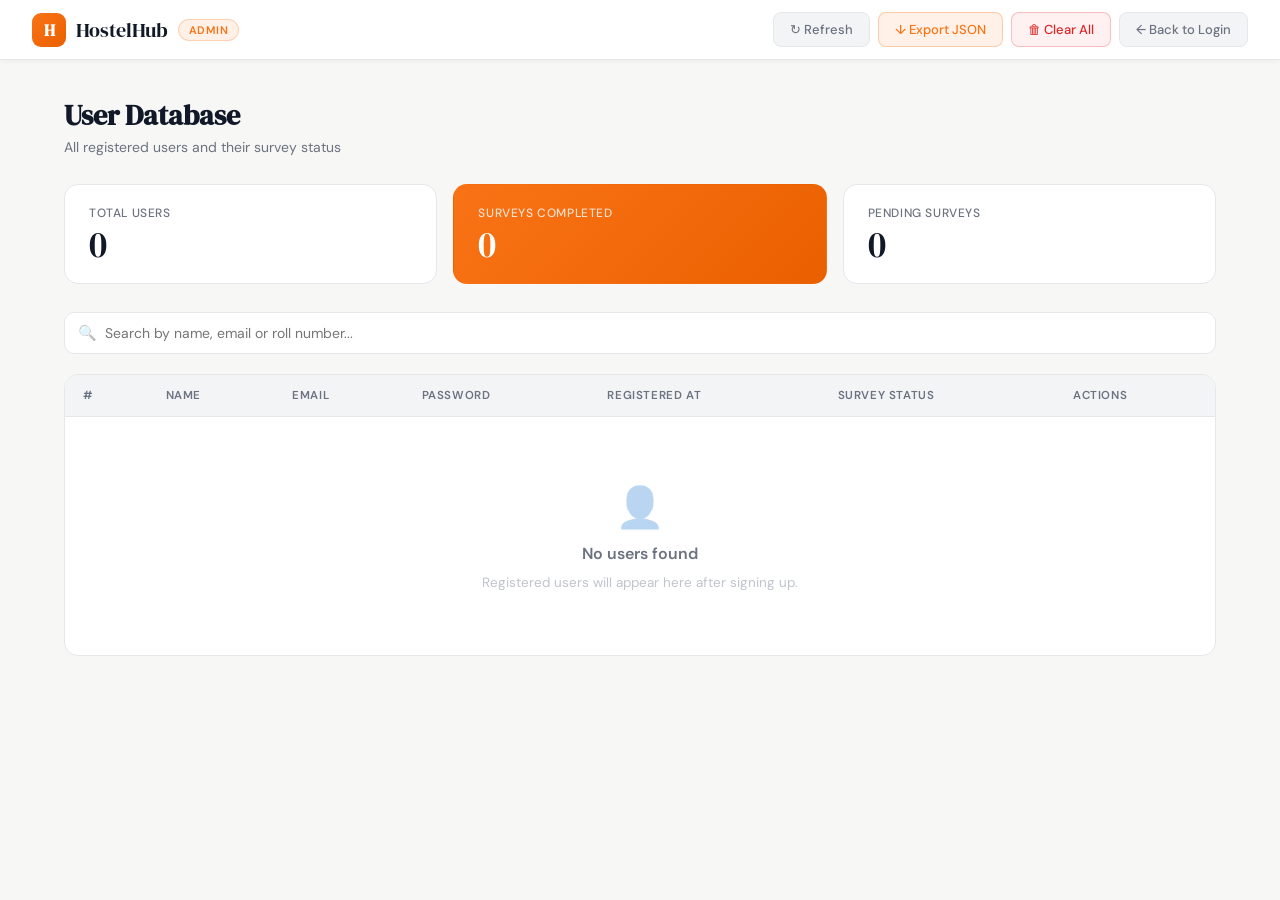
<file: Database Page/database.html>
<!DOCTYPE html>
<html lang="en">
<head>
  <meta charset="UTF-8"/>
  <meta name="viewport" content="width=device-width, initial-scale=1.0"/>
  <title>HostelHub — Admin Database</title>
  <link href="https://fonts.googleapis.com/css2?family=DM+Serif+Display:ital@0;1&family=DM+Sans:wght@300;400;500;600&display=swap" rel="stylesheet"/>
  <link rel="stylesheet" href="database.css"/>
</head>
<body>

  <!-- TOPBAR -->
  <header class="topbar">
    <div class="topbar-brand">
      <div class="topbar-icon">H</div>
      <span>HostelHub</span>
      <span class="admin-chip">Admin</span>
    </div>
    <div class="topbar-actions">
      <button class="btn-icon" onclick="refreshTable()" title="Refresh">&#8635; Refresh</button>
      <button class="btn-icon btn-export" onclick="exportJSON()" title="Export">&#8595; Export JSON</button>
      <button class="btn-icon btn-danger" onclick="confirmClearAll()" title="Clear All">&#128465; Clear All</button>
      <a href="index.html" class="btn-icon btn-back">&larr; Back to Login</a>
    </div>
  </header>

  <!-- MAIN -->
  <main class="db-main">

    <div class="page-title">
      <h1>User Database</h1>
      <p>All registered users and their survey status</p>
    </div>

    <!-- STATS ROW -->
    <div class="stats-row">
      <div class="stat-card">
        <div class="stat-label">Total Users</div>
        <div class="stat-num" id="statTotal">0</div>
      </div>
      <div class="stat-card stat-card-orange">
        <div class="stat-label">Surveys Completed</div>
        <div class="stat-num" id="statCompleted">0</div>
      </div>
      <div class="stat-card">
        <div class="stat-label">Pending Surveys</div>
        <div class="stat-num" id="statPending">0</div>
      </div>
    </div>

    <!-- SEARCH BAR -->
    <div class="search-bar">
      <span class="search-icon">&#128269;</span>
      <input type="text" id="searchInput" placeholder="Search by name, email or roll number..." oninput="renderTable()"/>
    </div>

    <!-- TABLE -->
    <div class="table-wrap">
      <table class="db-table">
        <thead>
          <tr>
            <th>#</th>
            <th>Name</th>
            <th>Email</th>
            <th>Password</th>
            <th>Registered At</th>
            <th>Survey Status</th>
            <th>Actions</th>
          </tr>
        </thead>
        <tbody id="tableBody">
          <!-- Rows injected by JS -->
        </tbody>
      </table>
      <div class="empty-state" id="emptyState" style="display:none;">
        <div class="empty-icon">&#128100;</div>
        <div class="empty-title">No users found</div>
        <div class="empty-sub">Registered users will appear here after signing up.</div>
      </div>
    </div>

  </main>

  <!-- MODAL: View Details -->
  <div class="modal-backdrop" id="modalBackdrop" onclick="closeModal()"></div>
  <div class="modal" id="detailModal">
    <div class="modal-header">
      <h3 id="modalTitle">User Details</h3>
      <button class="modal-close" onclick="closeModal()">&times;</button>
    </div>
    <div class="modal-body" id="modalBody"></div>
  </div>

  <!-- CONFIRM DIALOG -->
  <div class="modal-backdrop" id="confirmBackdrop"></div>
  <div class="modal confirm-modal" id="confirmModal">
    <div class="modal-header">
      <h3 id="confirmTitle">Confirm</h3>
    </div>
    <div class="modal-body" id="confirmBody"></div>
    <div class="modal-footer">
      <button class="btn-cancel" onclick="closeConfirm()">Cancel</button>
      <button class="btn-confirm-action" id="confirmAction">Confirm</button>
    </div>
  </div>

  <script src="db.js"></script>
  <script src="database.js"></script>
</body>
</html>
</file>
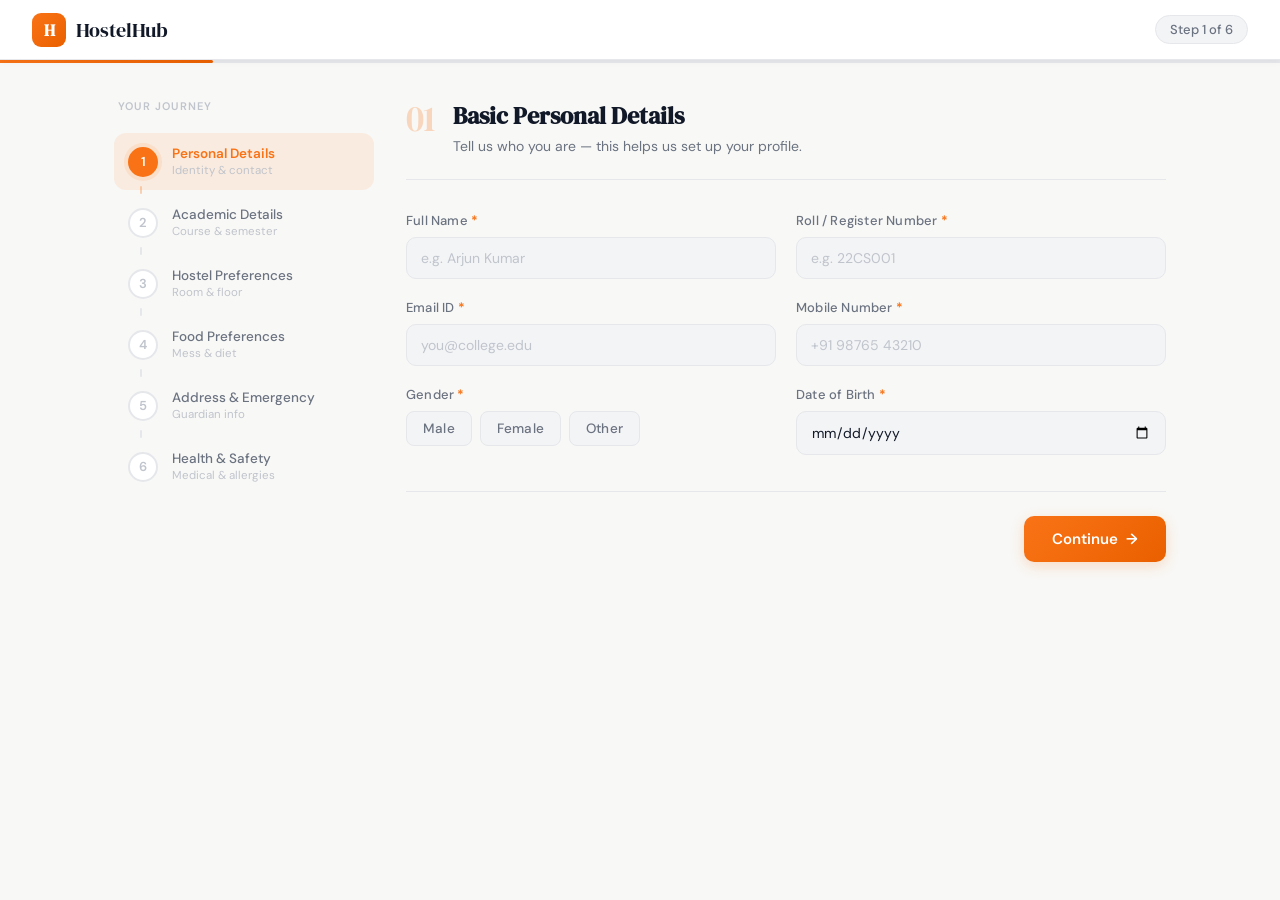
<file: Login Page/survey.html>
<!DOCTYPE html>
<html lang="en">
<head>
  <meta charset="UTF-8" />
  <meta name="viewport" content="width=device-width, initial-scale=1.0"/>
  <title>HostelHub — Student Onboarding</title>
  <link href="https://fonts.googleapis.com/css2?family=DM+Serif+Display:ital@0;1&family=DM+Sans:wght@300;400;500;600&display=swap" rel="stylesheet"/>
  <link rel="stylesheet" href="survey.css" />
</head>
<body>

  <!-- TOP NAV -->
  <header class="topbar">
    <div class="topbar-brand">
      <div class="topbar-icon">H</div>
      <span>HostelHub</span>
    </div>
    <div class="topbar-step-label" id="topStepLabel">Step 1 of 6</div>
  </header>

  <!-- PROGRESS BAR -->
  <div class="progress-track">
    <div class="progress-fill" id="progressFill"></div>
  </div>

  <!-- MAIN WRAPPER -->
  <main class="survey-main">

    <!-- LEFT: Stage Navigator -->
    <aside class="stage-nav">
      <p class="stage-nav-title">Your Journey</p>
      <ul class="stage-list" id="stageList">
        <li class="stage-item active" data-step="1">
          <div class="stage-dot"><span>1</span></div>
          <div class="stage-info">
            <div class="stage-name">Personal Details</div>
            <div class="stage-desc">Identity &amp; contact</div>
          </div>
        </li>
        <li class="stage-item" data-step="2">
          <div class="stage-dot"><span>2</span></div>
          <div class="stage-info">
            <div class="stage-name">Academic Details</div>
            <div class="stage-desc">Course &amp; semester</div>
          </div>
        </li>
        <li class="stage-item" data-step="3">
          <div class="stage-dot"><span>3</span></div>
          <div class="stage-info">
            <div class="stage-name">Hostel Preferences</div>
            <div class="stage-desc">Room &amp; floor</div>
          </div>
        </li>
        <li class="stage-item" data-step="4">
          <div class="stage-dot"><span>4</span></div>
          <div class="stage-info">
            <div class="stage-name">Food Preferences</div>
            <div class="stage-desc">Mess &amp; diet</div>
          </div>
        </li>
        <li class="stage-item" data-step="5">
          <div class="stage-dot"><span>5</span></div>
          <div class="stage-info">
            <div class="stage-name">Address &amp; Emergency</div>
            <div class="stage-desc">Guardian info</div>
          </div>
        </li>
        <li class="stage-item" data-step="6">
          <div class="stage-dot"><span>6</span></div>
          <div class="stage-info">
            <div class="stage-name">Health &amp; Safety</div>
            <div class="stage-desc">Medical &amp; allergies</div>
          </div>
        </li>
      </ul>
    </aside>

    <!-- RIGHT: Form Panels -->
    <section class="form-area">

      <!-- STEP 1: Personal Details -->
      <div class="step-panel active" id="step1">
        <div class="step-header">
          <div class="step-badge">01</div>
          <div>
            <h2>Basic Personal Details</h2>
            <p>Tell us who you are — this helps us set up your profile.</p>
          </div>
        </div>

        <div class="form-grid two-col">
          <div class="field-group">
            <label>Full Name <span class="req">*</span></label>
            <div class="field-wrap">
              <input type="text" id="s1-name" placeholder="e.g. Arjun Kumar" />
            </div>
          </div>
          <div class="field-group">
            <label>Roll / Register Number <span class="req">*</span></label>
            <div class="field-wrap">
              <input type="text" id="s1-roll" placeholder="e.g. 22CS001" />
            </div>
          </div>
        </div>

        <div class="form-grid two-col">
          <div class="field-group">
            <label>Email ID <span class="req">*</span></label>
            <div class="field-wrap">
              <input type="email" id="s1-email" placeholder="you@college.edu" />
            </div>
          </div>
          <div class="field-group">
            <label>Mobile Number <span class="req">*</span></label>
            <div class="field-wrap">
              <input type="tel" id="s1-mobile" placeholder="+91 98765 43210" />
            </div>
          </div>
        </div>

        <div class="form-grid two-col">
          <div class="field-group">
            <label>Gender <span class="req">*</span></label>
            <div class="chip-group">
              <label class="chip"><input type="radio" name="gender" value="male" /><span>Male</span></label>
              <label class="chip"><input type="radio" name="gender" value="female" /><span>Female</span></label>
              <label class="chip"><input type="radio" name="gender" value="other" /><span>Other</span></label>
            </div>
          </div>
          <div class="field-group">
            <label>Date of Birth <span class="req">*</span></label>
            <div class="field-wrap">
              <input type="date" id="s1-dob" />
            </div>
          </div>
        </div>

        <div class="step-actions">
          <div></div>
          <button class="btn-next" onclick="nextStep()">Continue <span class="arrow">&rarr;</span></button>
        </div>
      </div>

      <!-- STEP 2: Academic Details -->
      <div class="step-panel" id="step2">
        <div class="step-header">
          <div class="step-badge">02</div>
          <div>
            <h2>Academic Details</h2>
            <p>Used for hostel allocation and official records.</p>
          </div>
        </div>

        <div class="form-grid">
          <div class="field-group span-2">
            <label>College / University Name <span class="req">*</span></label>
            <div class="field-wrap">
              <input type="text" id="s2-college" placeholder="e.g. Anna University" />
            </div>
          </div>
        </div>

        <div class="form-grid two-col">
          <div class="field-group">
            <label>Department <span class="req">*</span></label>
            <div class="field-wrap">
              <input type="text" id="s2-dept" placeholder="e.g. Computer Science" />
            </div>
          </div>
          <div class="field-group">
            <label>Course / Program <span class="req">*</span></label>
            <div class="field-wrap">
              <input type="text" id="s2-course" placeholder="e.g. B.Tech, M.Sc" />
            </div>
          </div>
        </div>

        <div class="form-grid two-col">
          <div class="field-group">
            <label>Semester / Year <span class="req">*</span></label>
            <div class="field-wrap">
              <select id="s2-sem">
                <option value="">Select semester</option>
                <option>Semester 1</option>
                <option>Semester 2</option>
                <option>Semester 3</option>
                <option>Semester 4</option>
                <option>Semester 5</option>
                <option>Semester 6</option>
                <option>Semester 7</option>
                <option>Semester 8</option>
              </select>
            </div>
          </div>
          <div class="field-group">
            <label>Academic Year <span class="req">*</span></label>
            <div class="field-wrap">
              <select id="s2-year">
                <option value="">Select year</option>
                <option>2024&ndash;2025</option>
                <option>2025&ndash;2026</option>
                <option>2026&ndash;2027</option>
              </select>
            </div>
          </div>
        </div>

        <div class="step-actions">
          <button class="btn-back" onclick="prevStep()"><span class="arrow">&larr;</span> Back</button>
          <button class="btn-next" onclick="nextStep()">Continue <span class="arrow">&rarr;</span></button>
        </div>
      </div>

      <!-- STEP 3: Hostel Preferences -->
      <div class="step-panel" id="step3">
        <div class="step-header">
          <div class="step-badge">03</div>
          <div>
            <h2>Hostel Preferences</h2>
            <p>Help us allocate the right room for you.</p>
          </div>
        </div>

        <div class="pref-section">
          <div class="pref-label">Hostel Type <span class="req">*</span></div>
          <div class="chip-group large">
            <label class="chip"><input type="radio" name="hostelType" value="boys" /><span>Boys Hostel</span></label>
            <label class="chip"><input type="radio" name="hostelType" value="girls" /><span>Girls Hostel</span></label>
          </div>
        </div>

        <div class="pref-section">
          <div class="pref-label">Room Type <span class="req">*</span></div>
          <div class="chip-group large">
            <label class="chip"><input type="radio" name="roomType" value="ac" /><span>AC Room</span></label>
            <label class="chip"><input type="radio" name="roomType" value="nonac" /><span>Non-AC Room</span></label>
          </div>
        </div>

        <div class="pref-section">
          <div class="pref-label">Sharing Preference <span class="req">*</span></div>
          <div class="chip-group large">
            <label class="chip"><input type="radio" name="sharing" value="single" /><span>Single</span></label>
            <label class="chip"><input type="radio" name="sharing" value="double" /><span>Double</span></label>
            <label class="chip"><input type="radio" name="sharing" value="triple" /><span>Triple</span></label>
          </div>
        </div>

        <div class="pref-section">
          <div class="pref-label">Floor Preference <span class="opt">(optional)</span></div>
          <div class="chip-group large" id="floorOptionsContainer">
             <div style="font-size:13.5px; color:var(--text-muted); padding:8px 4px;">Please select Hostel, Room Type, and Sharing to see available floors.</div>
          </div>
        </div>

        <div class="step-actions">
          <button class="btn-back" onclick="prevStep()"><span class="arrow">&larr;</span> Back</button>
          <button class="btn-next" onclick="nextStep()">Continue <span class="arrow">&rarr;</span></button>
        </div>
      </div>

      <!-- STEP 4: Food Preferences -->
      <div class="step-panel" id="step4">
        <div class="step-header">
          <div class="step-badge">04</div>
          <div>
            <h2>Food Preferences</h2>
            <p>Helps us plan the mess menu and manage dietary needs.</p>
          </div>
        </div>

        <div class="pref-section">
          <div class="pref-label">Food Type <span class="req">*</span></div>
          <div class="food-cards">
            <label class="food-card">
              <input type="radio" name="food" value="veg" />
              <div class="food-card-inner">
                <div class="food-title">Vegetarian</div>
                <div class="food-desc">Plant-based meals, no meat or fish</div>
              </div>
            </label>
            <label class="food-card">
              <input type="radio" name="food" value="nonveg" />
              <div class="food-card-inner">
                <div class="food-title">Non-Vegetarian</div>
                <div class="food-desc">Includes meat, fish, and eggs</div>
              </div>
            </label>
          </div>
        </div>

        <div class="step-actions">
          <button class="btn-back" onclick="prevStep()"><span class="arrow">&larr;</span> Back</button>
          <button class="btn-next" onclick="nextStep()">Continue <span class="arrow">&rarr;</span></button>
        </div>
      </div>

      <!-- STEP 5: Address & Emergency -->
      <div class="step-panel" id="step5">
        <div class="step-header">
          <div class="step-badge">05</div>
          <div>
            <h2>Address &amp; Emergency Details</h2>
            <p>For safety, communication, and official correspondence.</p>
          </div>
        </div>

        <div class="form-grid">
          <div class="field-group span-2">
            <label>Permanent Address <span class="req">*</span></label>
            <div class="field-wrap">
              <textarea id="s5-address" rows="2" placeholder="House / Door No., Street, Area..."></textarea>
            </div>
          </div>
        </div>

        <div class="form-grid two-col">
          <div class="field-group">
            <label>City <span class="req">*</span></label>
            <div class="field-wrap">
              <input type="text" id="s5-city" placeholder="e.g. Chennai" />
            </div>
          </div>
          <div class="field-group">
            <label>State <span class="req">*</span></label>
            <div class="field-wrap">
              <input type="text" id="s5-state" placeholder="e.g. Tamil Nadu" />
            </div>
          </div>
        </div>

        <div class="form-grid two-col">
          <div class="field-group">
            <label>Pincode <span class="req">*</span></label>
            <div class="field-wrap">
              <input type="text" id="s5-pincode" placeholder="e.g. 600001" maxlength="6" />
            </div>
          </div>
          <div class="field-group">
            <label>Relationship with Guardian <span class="req">*</span></label>
            <div class="field-wrap">
              <select id="s5-relation">
                <option value="">Select relationship</option>
                <option>Father</option>
                <option>Mother</option>
                <option>Sibling</option>
                <option>Spouse</option>
                <option>Other</option>
              </select>
            </div>
          </div>
        </div>

        <div class="form-grid two-col">
          <div class="field-group">
            <label>Parent / Guardian Name <span class="req">*</span></label>
            <div class="field-wrap">
              <input type="text" id="s5-guardian" placeholder="Full name" />
            </div>
          </div>
          <div class="field-group">
            <label>Guardian Contact Number <span class="req">*</span></label>
            <div class="field-wrap">
              <input type="tel" id="s5-gcontact" placeholder="+91 98765 43210" />
            </div>
          </div>
        </div>

        <div class="step-actions">
          <button class="btn-back" onclick="prevStep()"><span class="arrow">&larr;</span> Back</button>
          <button class="btn-next" onclick="nextStep()">Continue <span class="arrow">&rarr;</span></button>
        </div>
      </div>

      <!-- STEP 6: Health & Safety (all optional) -->
      <div class="step-panel" id="step6">
        <div class="step-header">
          <div class="step-badge">06</div>
          <div>
            <h2>Health &amp; Safety Details</h2>
            <p>Optional — helps us respond quickly in emergencies.</p>
          </div>
        </div>

        <div class="optional-banner">
          &#9432; All fields on this page are optional, but highly recommended for your safety.
        </div>

        <div class="form-grid two-col">
          <div class="field-group">
            <label>Blood Group</label>
            <div class="field-wrap">
              <select id="s6-blood">
                <option value="">Select blood group</option>
                <option>A+</option><option>A&minus;</option>
                <option>B+</option><option>B&minus;</option>
                <option>AB+</option><option>AB&minus;</option>
                <option>O+</option><option>O&minus;</option>
              </select>
            </div>
          </div>
          <div class="field-group">
            <label>Allergies (if any)</label>
            <div class="field-wrap">
              <input type="text" id="s6-allergies" placeholder="e.g. Peanuts, Dust, Pollen" />
            </div>
          </div>
        </div>

        <div class="form-grid">
          <div class="field-group span-2">
            <label>Known Medical Conditions</label>
            <div class="field-wrap">
              <textarea id="s6-medical" rows="3" placeholder="e.g. Asthma, Diabetes... or leave blank if none"></textarea>
            </div>
          </div>
        </div>

        <div class="step-actions">
          <button class="btn-back" onclick="prevStep()"><span class="arrow">&larr;</span> Back</button>
          <button class="btn-submit" onclick="submitSurvey()">Submit Application</button>
        </div>
      </div>

      <!-- SUCCESS SCREEN -->
      <div class="step-panel" id="stepDone">
        <div class="success-screen">
          <div class="success-ring">
            <div class="success-circle">&#10003;</div>
          </div>
          <h2>Application Submitted!</h2>
          <p>Welcome to HostelHub!<br/>Your hostel application is under review. Redirecting to your dashboard...</p>
          <div class="success-meta">
            <div class="meta-chip">Application ID: <strong>#HH-2025-00142</strong></div>
            <div class="meta-chip">Confirmation sent to your email</div>
          </div>
          <a href="../User Page/user.html" class="btn-home">&larr; Go to Dashboard</a>
        </div>
      </div>

    </section>
  </main>

  <script src="../Database Page/db.js"></script>
  <script src="survey.js"></script>
</body>
</html>
</file>
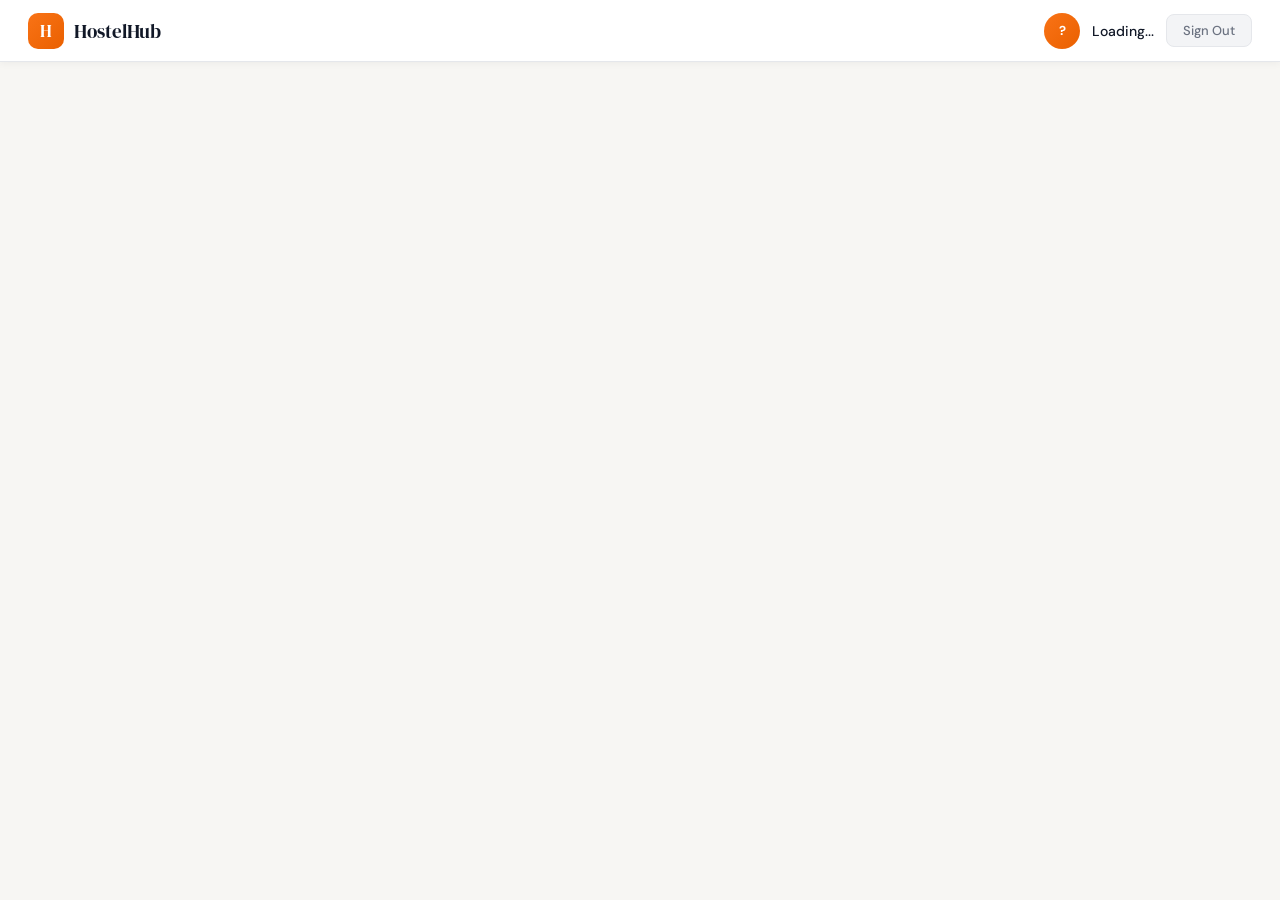
<file: User Page/user.html>
<!DOCTYPE html>
<html lang="en">
<head>
  <meta charset="UTF-8"/>
  <meta name="viewport" content="width=device-width, initial-scale=1.0"/>
  <title>HostelHub — Student Dashboard</title>
  <!-- Google Fonts -->
  <link href="https://fonts.googleapis.com/css2?family=DM+Serif+Display:ital@0;1&family=DM+Sans:opsz,wght@9..40,300;9..40,400;9..40,500;9..40,600&display=swap" rel="stylesheet"/>
  <!-- Dashboard Styles -->
  <link rel="stylesheet" href="user.css"/>
</head>
<body>

<!-- ══════════════════════════════════════
     TOPBAR
     ══════════════════════════════════════ -->
<header class="topbar">
  <div class="tb-brand">
    <div class="tb-icon">H</div>
    <span class="tb-title">HostelHub</span>
  </div>
  <div class="tb-right">
    <div class="tb-avatar" id="tbAvatar">?</div>
    <span class="tb-uname"  id="tbName">Loading...</span>
    <button class="btn-out" onclick="doLogout()">Sign Out</button>
  </div>
</header>

<div class="layout">

  <!-- ══════════════════════════════════════
       SIDEBAR NAVIGATION
       ══════════════════════════════════════ -->
  <aside class="sidebar">
    <div class="sl">Main</div>
    <button class="ni active" id="nav-profile"       onclick="show('profile')">
      <span class="ni-ico">&#128100;</span><span>My Profile</span>
    </button>
    <button class="ni"        id="nav-hostel"        onclick="show('hostel')">
      <span class="ni-ico">&#127968;</span><span>Hostel Info</span>
    </button>

    <div class="sl">Services</div>
    <button class="ni"        id="nav-leave"         onclick="show('leave')">
      <span class="ni-ico">&#128197;</span><span>Leave</span>
      <span class="ni-badge"  id="lbadge" style="display:none">0</span>
    </button>
    <button class="ni"        id="nav-payments"      onclick="show('payments')">
      <span class="ni-ico">&#128179;</span><span>Payments</span>
    </button>
    <button class="ni"        id="nav-complaints"    onclick="show('complaints')">
      <span class="ni-ico">&#128227;</span><span>Complaints</span>
    </button>

    <div class="sl">Account</div>
    <button class="ni"        id="nav-notifications" onclick="show('notifications')">
      <span class="ni-ico">&#128276;</span><span>Notifications</span>
      <span class="ni-badge"  id="nbadge">2</span>
    </button>
    <button class="ni"        id="nav-account"       onclick="show('account')">
      <span class="ni-ico">&#128274;</span><span>Account</span>
    </button>
  </aside>

  <!-- ══════════════════════════════════════
       MAIN CONTENT
       ══════════════════════════════════════ -->
  <main class="main">

    <!-- NOT SIGNED IN FALLBACK -->
    <div class="no-session" id="noSession">
      <div style="font-size:48px">&#128274;</div>
      <h2>Not signed in</h2>
      <p>Please register and complete the survey to access your dashboard.</p>
      <a href="../Login Page/index.html">Go to Login</a>
    </div>

    <!-- ══════════ 1. MY PROFILE ══════════ -->
    <div class="panel active" id="panel-profile">

      <!-- Hero Banner -->
      <div class="profile-hero">
        <div class="hero-av" id="heroAv">?</div>
        <div class="hero-info">
          <h2 id="heroName">—</h2>
          <div class="sub" id="heroEmail">—</div>
          <div class="hero-chips">
            <span class="hchip" id="heroDept">—</span>
            <span class="hchip" id="heroCourse">—</span>
            <span class="hchip" id="heroSem">—</span>
          </div>
        </div>
      </div>

      <!-- Personal Details Card -->
      <div class="card">
        <div class="ch">
          <div class="ct"><div class="ci">&#128100;</div>Personal Details</div>
          <span class="badge bo" id="d-sid">ID: —</span>
        </div>
        <div class="dg">
          <div><div class="dl">Full Name</div>        <div class="dv" id="d-name">—</div></div>
          <div><div class="dl">Roll Number</div>      <div class="dv" id="d-roll">—</div></div>
          <div><div class="dl">Email</div>            <div class="dv" id="d-email">—</div></div>
          <div><div class="dl">Phone Number</div>     <div class="dv" id="d-phone">—</div></div>
          <div><div class="dl">Gender</div>           <div class="dv" id="d-gender">—</div></div>
          <div><div class="dl">Date of Birth</div>    <div class="dv" id="d-dob">—</div></div>
          <div style="grid-column:1/-1">
            <div class="dl">Address</div>
            <div class="dv" id="d-addr">—</div>
          </div>
        </div>
      </div>

      <!-- Academic Details Card -->
      <div class="card">
        <div class="ch"><div class="ct"><div class="ci">&#127979;</div>Academic Details</div></div>
        <div class="dg">
          <div><div class="dl">College / University</div> <div class="dv" id="d-college">—</div></div>
          <div><div class="dl">Department</div>           <div class="dv" id="d-dept">—</div></div>
          <div><div class="dl">Course / Program</div>     <div class="dv" id="d-course">—</div></div>
          <div><div class="dl">Semester</div>             <div class="dv" id="d-sem">—</div></div>
          <div><div class="dl">Academic Year</div>        <div class="dv" id="d-year">—</div></div>
        </div>
      </div>

      <!-- Health & Emergency Card -->
      <div class="card">
        <div class="ch"><div class="ct"><div class="ci">&#128138;</div>Health &amp; Emergency</div></div>
        <div class="dg">
          <div><div class="dl">Blood Group</div>      <div class="dv" id="d-blood">—</div></div>
          <div><div class="dl">Allergies</div>        <div class="dv" id="d-allergy">—</div></div>
          <div><div class="dl">Guardian Name</div>    <div class="dv" id="d-guardian">—</div></div>
          <div><div class="dl">Guardian Contact</div> <div class="dv" id="d-gcontact">—</div></div>
          <div><div class="dl">Relationship</div>     <div class="dv" id="d-relation">—</div></div>
          <div><div class="dl">Medical Conditions</div><div class="dv" id="d-medical">—</div></div>
        </div>
      </div>
    </div><!-- /panel-profile -->

    <!-- ══════════ 2. HOSTEL INFO ══════════ -->
    <div class="panel" id="panel-hostel">
      <div class="ph">
        <h1>Hostel Information</h1>
        <p>Your room and hostel allocation details</p>
      </div>

      <!-- Room Hero -->
      <div class="room-card">
        <div>
          <div class="room-num" id="h-room">—</div>
          <div class="room-lbl">Room Number</div>
        </div>
        <div style="text-align:right">
          <span class="badge bg"><span class="bdot"></span>Active</span>
          <div style="font-size:13px;color:var(--text-muted);margin-top:8px" id="h-block">Block: —</div>
        </div>
      </div>

      <!-- Quick Stats -->
      <div class="g3">
        <div class="sm">
          <div class="sm-lbl">Room Type</div>
          <div class="sm-val" id="h-rtype"   style="font-size:18px;margin-top:4px">—</div>
        </div>
        <div class="sm">
          <div class="sm-lbl">Sharing Type</div>
          <div class="sm-val" id="h-sharing" style="font-size:18px;margin-top:4px">—</div>
        </div>
        <div class="sm">
          <div class="sm-lbl">Floor Preference</div>
          <div class="sm-val" id="h-floor"   style="font-size:18px;margin-top:4px">—</div>
        </div>
      </div>

      <!-- Stay Details Card -->
      <div class="card">
        <div class="ch"><div class="ct"><div class="ci">&#128203;</div>Stay &amp; Allocation Details</div></div>
        <div class="dg">
          <div><div class="dl">Room ID</div>       <div class="dv" id="h-rid">—</div></div>
          <div><div class="dl">Hostel Block</div>  <div class="dv" id="h-blk2">—</div></div>
          <div><div class="dl">Check-in Date</div> <div class="dv" id="h-checkin">—</div></div>
          <div><div class="dl">Hostel Status</div>
            <div class="dv"><span class="badge bg"><span class="bdot"></span>Active</span></div>
          </div>
          <div><div class="dl">Food Type</div>     <div class="dv" id="h-food">—</div></div>
          <div><div class="dl">Hostel Type</div>   <div class="dv" id="h-htype">—</div></div>
        </div>
      </div>
    </div><!-- /panel-hostel -->

    <!-- ══════════ 3. LEAVE MANAGEMENT ══════════ -->
    <div class="panel" id="panel-leave">
      <div class="ph">
        <h1>Leave Management</h1>
        <p>Apply for leave and track your history</p>
      </div>

      <div class="alert alert-info">
        &#8505;&nbsp; Leave applications are reviewed by the warden within 24 hours.
        Apply at least 2 days in advance.
      </div>

      <!-- Apply Form Card -->
      <div class="card">
        <div class="ch"><div class="ct"><div class="ci">&#128196;</div>Apply for Leave</div></div>

        <div class="fr">
          <div class="fg">
            <label class="fl">Leave Type *</label>
            <select class="fs" id="ltype">
              <option value="">Select type</option>
              <option>Home</option>
              <option>Medical</option>
              <option>Emergency</option>
            </select>
          </div>
          <div class="fg">
            <label class="fl">Start Date *</label>
            <input type="date" class="fi" id="lstart"/>
          </div>
        </div>

        <div class="fr">
          <div class="fg">
            <label class="fl">End Date *</label>
            <input type="date" class="fi" id="lend"/>
          </div>
          <div class="fg"><!-- spacer --></div>
        </div>

        <div class="fg">
          <label class="fl">Reason *</label>
          <textarea class="ft" id="lreason" placeholder="Briefly describe your reason for leave..."></textarea>
        </div>

        <button class="bp-btn" onclick="submitLeave()">&#128228; Submit Application</button>
      </div>

      <!-- History Table Card -->
      <div class="card">
        <div class="ch"><div class="ct"><div class="ci">&#128203;</div>Leave History</div></div>
        <div class="tw">
          <table>
            <thead>
              <tr>
                <th>Leave ID</th>
                <th>Type</th>
                <th>Start Date</th>
                <th>End Date</th>
                <th>Reason</th>
                <th>Status</th>
                <th>Admin Remarks</th>
              </tr>
            </thead>
            <tbody id="leaveBody"></tbody>
          </table>
        </div>
      </div>
    </div><!-- /panel-leave -->

    <!-- ══════════ 4. PAYMENTS ══════════ -->
    <div class="panel" id="panel-payments">
      <div class="ph">
        <h1>Payments &amp; Fees</h1>
        <p>Track your hostel fee payments and dues</p>
      </div>

      <!-- Summary Stats -->
      <div class="g3">
        <div class="sm" style="border-left:3px solid var(--green)">
          <div class="sm-lbl">Total Paid</div>
          <div class="sm-val" id="totalPaid">₹0</div>
          <div class="sm-sub">This academic year</div>
        </div>
        <div class="sm" style="border-left:3px solid var(--red)">
          <div class="sm-lbl">Pending Dues</div>
          <div class="sm-val" id="totalDue">₹18,000</div>
          <div class="sm-sub">Amount due</div>
        </div>
        <div class="sm" style="border-left:3px solid var(--orange)">
          <div class="sm-lbl">Next Due Date</div>
          <div class="sm-val" style="font-size:16px;margin-top:6px">Apr 30, 2026</div>
          <div class="sm-sub">Semester fee</div>
        </div>
      </div>

      <!-- Payment History Card -->
      <div class="card">
        <div class="ch">
          <div class="ct"><div class="ci">&#128179;</div>Payment History</div>
          <button class="bs-btn bsm" onclick="addDemoPayment()">+ Add Demo Entry</button>
        </div>
        <div class="tw">
          <table>
            <thead>
              <tr>
                <th>Payment ID</th>
                <th>Receipt #</th>
                <th>Amount</th>
                <th>Payment Date</th>
                <th>Method</th>
                <th>Status</th>
              </tr>
            </thead>
            <tbody id="payBody"></tbody>
          </table>
        </div>
      </div>
    </div><!-- /panel-payments -->

    <!-- ══════════ 5. COMPLAINTS ══════════ -->
    <div class="panel" id="panel-complaints">
      <div class="ph">
        <h1>Complaints</h1>
        <p>Report hostel issues and track resolutions</p>
      </div>

      <!-- Raise Complaint Card -->
      <div class="card">
        <div class="ch"><div class="ct"><div class="ci">&#128227;</div>Raise a Complaint</div></div>

        <div class="fr">
          <div class="fg">
            <label class="fl">Complaint Type *</label>
            <select class="fs" id="ctype">
              <option value="">Select type</option>
              <option>Plumbing</option>
              <option>Electrical</option>
              <option>Cleanliness</option>
              <option>Furniture</option>
              <option>Internet / WiFi</option>
              <option>Food Quality</option>
              <option>Security</option>
              <option>Other</option>
            </select>
          </div>
          <div class="fg">
            <label class="fl">Complaint Date *</label>
            <input type="date" class="fi" id="cdate"/>
          </div>
        </div>

        <div class="fg">
          <label class="fl">Description *</label>
          <textarea class="ft" id="cdesc" placeholder="Describe the issue clearly..."></textarea>
        </div>

        <button class="bp-btn" onclick="submitComplaint()">&#128228; Submit Complaint</button>
      </div>

      <!-- Complaint History Card -->
      <div class="card">
        <div class="ch"><div class="ct"><div class="ci">&#128203;</div>Complaint History</div></div>
        <div class="tw">
          <table>
            <thead>
              <tr>
                <th>Complaint ID</th>
                <th>Type</th>
                <th>Date</th>
                <th>Description</th>
                <th>Status</th>
                <th>Resolution Notes</th>
              </tr>
            </thead>
            <tbody id="compBody"></tbody>
          </table>
        </div>
      </div>
    </div><!-- /panel-complaints -->

    <!-- ══════════ 6. NOTIFICATIONS ══════════ -->
    <div class="panel" id="panel-notifications">
      <div class="ph">
        <h1>Notifications</h1>
        <p>Alerts and updates from hostel administration</p>
      </div>

      <div class="card">
        <div class="ch">
          <div class="ct"><div class="ci">&#128276;</div>All Notifications</div>
          <button class="bs-btn bsm" onclick="markAllRead()">Mark all read</button>
        </div>

        <div id="notifList">
          <!-- Notification 1 -->
          <div class="ni-item">
            <div><div class="ndot" id="nd1"></div></div>
            <div>
              <div class="ntype" style="color:var(--orange)">GENERAL</div>
              <div class="nm">Welcome to HostelHub! Your profile has been set up successfully. Please review your hostel allocation details.</div>
              <div class="nmeta" id="nn1">Today</div>
            </div>
          </div>
          <!-- Notification 2 -->
          <div class="ni-item">
            <div><div class="ndot" id="nd2"></div></div>
            <div>
              <div class="ntype" style="color:var(--blue)">PAYMENT</div>
              <div class="nm">Your hostel fee for Semester 1 is due on <strong>April 30, 2026</strong>. Please pay before the due date to avoid a late fee.</div>
              <div class="nmeta">Today</div>
            </div>
          </div>
        </div>
      </div>
    </div><!-- /panel-notifications -->

    <!-- ══════════ 7. ACCOUNT ══════════ -->
    <div class="panel" id="panel-account">
      <div class="ph">
        <h1>Account &amp; Security</h1>
        <p>Manage your login details and account settings</p>
      </div>

      <!-- Login Details Card -->
      <div class="card">
        <div class="ch"><div class="ct"><div class="ci">&#128274;</div>Login Details</div></div>

        <div class="sec-row">
          <div><div class="sec-lbl">Username / Email</div><div class="sec-sub" id="acc-email">—</div></div>
          <span class="badge bg">Verified</span>
        </div>
        <div class="sec-row">
          <div><div class="sec-lbl">Password</div><div class="sec-sub" id="acc-pass">••••••••</div></div>
          <button class="bs-btn bsm" onclick="togglePwCard()">Change</button>
        </div>
        <div class="sec-row">
          <div><div class="sec-lbl">Role</div><div class="sec-sub">Resident (Student)</div></div>
          <span class="badge bo">User</span>
        </div>
        <div class="sec-row">
          <div><div class="sec-lbl">Account Status</div><div class="sec-sub">Your account is active and verified</div></div>
          <span class="badge bg"><span class="bdot"></span>Active</span>
        </div>
        <div class="sec-row">
          <div><div class="sec-lbl">Last Login</div><div class="sec-sub" id="acc-login">—</div></div>
        </div>
      </div>

      <!-- Change Password Card (hidden by default) -->
      <div class="card" id="pwCard" style="display:none">
        <div class="ch"><div class="ct"><div class="ci">&#128272;</div>Change Password</div></div>
        <div class="fg">
          <label class="fl">Current Password</label>
          <input type="password" class="fi" id="cpw" placeholder="Enter current password"/>
        </div>
        <div class="fr">
          <div class="fg">
            <label class="fl">New Password</label>
            <input type="password" class="fi" id="npw" placeholder="New password (min 6 chars)"/>
          </div>
          <div class="fg">
            <label class="fl">Confirm New Password</label>
            <input type="password" class="fi" id="cnpw" placeholder="Repeat new password"/>
          </div>
        </div>
        <div style="display:flex;gap:10px">
          <button class="bp-btn" onclick="changePassword()">Update Password</button>
          <button class="bs-btn" onclick="togglePwCard()">Cancel</button>
        </div>
      </div>

      <!-- Danger Zone Card -->
      <div class="card" style="border-color:var(--red-border)">
        <div class="ch">
          <div class="ct" style="color:var(--red)">
            <div class="ci" style="background:var(--red-bg);border-color:var(--red-border)">&#9888;</div>
            Danger Zone
          </div>
        </div>
        <div class="sec-row">
          <div><div class="sec-lbl">Sign Out</div><div class="sec-sub">Sign out from this device</div></div>
          <button class="bd-btn bsm" onclick="doLogout()">Sign Out</button>
        </div>
      </div>
    </div><!-- /panel-account -->

  </main>
</div><!-- /layout -->

<!-- TOAST NOTIFICATION -->
<div class="toast" id="toast">
  <span id="tchk" style="font-size:16px">&#10003;</span>
  <span id="tmsg">Done!</span>
</div>

<!-- Dashboard Logic -->
<script src="user.js"></script>

</body>
</html>
</file>
<file: admin page/admin.css>
/* ══════════════════════════════════════════════════
   HOSTELHUB — ADMIN DASHBOARD STYLES
   admin.css  |  Dark professional theme
   ══════════════════════════════════════════════════ */

*, *::before, *::after { box-sizing: border-box; margin: 0; padding: 0; }

:root {
  /* Brand */
  --orange:        #f97316;
  --orange-dark:   #c2500a;
  --orange-dim:    rgba(249,115,22,0.12);
  --orange-glow:   rgba(249,115,22,0.25);
  --orange-border: rgba(249,115,22,0.30);

  /* Dark theme surfaces */
  --bg:       #0f1117;
  --bg2:      #161b27;
  --surface:  #1c2236;
  --surface2: #232a40;
  --surface3: #2a3350;
  --border:   rgba(255,255,255,0.07);
  --border2:  rgba(255,255,255,0.12);

  /* Text */
  --text:       #f1f5f9;
  --text-muted: #8b94a8;
  --text-dim:   #4b5568;

  /* Accents */
  --green:         #22c55e;
  --green-bg:      rgba(34,197,94,0.10);
  --green-border:  rgba(34,197,94,0.25);
  --yellow:        #f59e0b;
  --yellow-bg:     rgba(245,158,11,0.10);
  --yellow-border: rgba(245,158,11,0.25);
  --red:           #ef4444;
  --red-bg:        rgba(239,68,68,0.10);
  --red-border:    rgba(239,68,68,0.25);
  --blue:          #3b82f6;
  --blue-bg:       rgba(59,130,246,0.10);
  --blue-border:   rgba(59,130,246,0.25);
  --purple:        #a855f7;
  --purple-bg:     rgba(168,85,247,0.10);
  --purple-border: rgba(168,85,247,0.25);
  --cyan:          #06b6d4;
  --cyan-bg:       rgba(6,182,212,0.10);
  --cyan-border:   rgba(6,182,212,0.25);

  --radius: 12px;
  --sidebar-w: 230px;
  --topbar-h: 60px;
}

body {
  font-family: 'DM Sans', sans-serif;
  background: var(--bg);
  color: var(--text);
  min-height: 100vh;
  overflow-x: hidden;
}

/* ══ SCROLLBAR ══ */
::-webkit-scrollbar { width: 5px; height: 5px; }
::-webkit-scrollbar-track { background: transparent; }
::-webkit-scrollbar-thumb { background: var(--surface3); border-radius: 10px; }

/* ══ TOPBAR ══ */
.topbar {
  position: fixed; top: 0; left: 0; right: 0; z-index: 200;
  height: var(--topbar-h);
  background: var(--bg2);
  border-bottom: 1px solid var(--border);
  display: flex; align-items: center;
  padding: 0 24px; gap: 16px;
}
.tb-brand {
  display: flex; align-items: center; gap: 10px;
  width: var(--sidebar-w); flex-shrink: 0;
}
.tb-logo {
  width: 34px; height: 34px; border-radius: 9px;
  background: linear-gradient(135deg, var(--orange), var(--orange-dark));
  display: flex; align-items: center; justify-content: center;
  font-family: 'DM Serif Display', serif; font-size: 16px; color: #fff;
  box-shadow: 0 4px 12px var(--orange-glow);
}
.tb-title {
  font-family: 'DM Serif Display', serif;
  font-size: 18px; color: var(--text);
}
.tb-badge {
  font-size: 10px; font-weight: 700; padding: 2px 7px;
  border-radius: 5px; background: var(--red-bg);
  border: 1px solid var(--red-border); color: var(--red);
  letter-spacing: 0.5px;
}
.tb-center { flex: 1; }
.tb-search {
  display: flex; align-items: center; gap: 8px;
  background: var(--surface); border: 1px solid var(--border2);
  border-radius: 9px; padding: 7px 14px; max-width: 340px;
  transition: border-color 0.2s;
}
.tb-search:focus-within { border-color: var(--orange-border); }
.tb-search input {
  background: none; border: none; outline: none; font-family: 'DM Sans', sans-serif;
  font-size: 13.5px; color: var(--text); width: 100%;
}
.tb-search input::placeholder { color: var(--text-dim); }
.tb-search-ico { font-size: 14px; color: var(--text-dim); flex-shrink: 0; }
.tb-right { display: flex; align-items: center; gap: 10px; }
.tb-icon-btn {
  width: 34px; height: 34px; border-radius: 8px;
  background: var(--surface); border: 1px solid var(--border);
  display: flex; align-items: center; justify-content: center;
  font-size: 14px; cursor: pointer; transition: all 0.18s; color: var(--text-muted);
  position: relative;
}
.tb-icon-btn:hover { border-color: var(--orange-border); color: var(--orange); }
.tb-notif-dot {
  position: absolute; top: 5px; right: 5px;
  width: 7px; height: 7px; border-radius: 50%;
  background: var(--red); border: 1.5px solid var(--bg2);
}
.tb-admin {
  display: flex; align-items: center; gap: 9px;
  padding: 5px 12px; border-radius: 9px;
  background: var(--surface); border: 1px solid var(--border);
  cursor: pointer; transition: all 0.18s;
}
.tb-admin:hover { border-color: var(--orange-border); }
.tb-av {
  width: 28px; height: 28px; border-radius: 50%;
  background: linear-gradient(135deg, var(--orange), var(--orange-dark));
  display: flex; align-items: center; justify-content: center;
  font-size: 11px; font-weight: 700; color: #fff;
}
.tb-aname { font-size: 13px; font-weight: 500; color: var(--text); }
.tb-arole { font-size: 11px; color: var(--text-muted); }

/* ══ SIDEBAR ══ */
.sidebar {
  position: fixed; top: var(--topbar-h); left: 0; bottom: 0;
  width: var(--sidebar-w); background: var(--bg2);
  border-right: 1px solid var(--border);
  overflow-y: auto; padding: 20px 10px 40px;
  z-index: 100;
}
.sl {
  font-size: 9.5px; font-weight: 700; color: var(--text-dim);
  text-transform: uppercase; letter-spacing: 1px;
  padding: 0 10px; margin: 20px 0 7px;
}
.sl:first-child { margin-top: 0; }
.nav-item {
  display: flex; align-items: center; gap: 9px;
  padding: 9px 12px; border-radius: 9px; cursor: pointer;
  font-size: 13.5px; font-weight: 500; color: var(--text-muted);
  border: none; background: none; width: 100%; text-align: left;
  transition: all 0.16s; position: relative;
}
.nav-item:hover { background: var(--surface); color: var(--text); }
.nav-item.active {
  background: var(--orange-dim);
  color: var(--orange);
  border: 1px solid var(--orange-border);
}
.nav-item.active::before {
  content: ''; position: absolute; left: 0; top: 50%; transform: translateY(-50%);
  width: 3px; height: 60%; border-radius: 0 3px 3px 0;
  background: var(--orange);
}
.ni-ico { font-size: 15px; flex-shrink: 0; }
.ni-badge {
  margin-left: auto; padding: 2px 7px; border-radius: 8px;
  background: var(--red-bg); border: 1px solid var(--red-border);
  color: var(--red); font-size: 10px; font-weight: 700;
}
.ni-badge.green {
  background: var(--green-bg); border-color: var(--green-border); color: var(--green);
}

/* ══ MAIN ══ */
.main {
  margin-left: var(--sidebar-w);
  margin-top: var(--topbar-h);
  padding: 28px 28px 70px;
  min-height: calc(100vh - var(--topbar-h));
}
.panel { display: none; animation: fadeUp 0.25s ease; }
.panel.active { display: block; }
@keyframes fadeUp {
  from { opacity: 0; transform: translateY(10px); }
  to   { opacity: 1; transform: translateY(0); }
}

/* ══ PAGE HEADER ══ */
.ph { display: flex; align-items: flex-start; justify-content: space-between; margin-bottom: 24px; flex-wrap: wrap; gap: 12px; }
.ph-left h1 { font-family: 'DM Serif Display', serif; font-size: 24px; margin-bottom: 3px; }
.ph-left p  { font-size: 13.5px; color: var(--text-muted); }
.ph-actions { display: flex; gap: 10px; flex-wrap: wrap; }

/* ══ STAT CARDS ══ */
.stats-grid { display: grid; grid-template-columns: repeat(4, 1fr); gap: 16px; margin-bottom: 24px; }
.stat-card {
  background: var(--surface); border: 1px solid var(--border);
  border-radius: var(--radius); padding: 20px 22px;
  position: relative; overflow: hidden; transition: transform 0.2s, border-color 0.2s;
}
.stat-card:hover { transform: translateY(-2px); border-color: var(--border2); }
.stat-card::after {
  content: ''; position: absolute; bottom: 0; left: 0; right: 0;
  height: 3px; border-radius: 0 0 var(--radius) var(--radius);
}
.stat-card.orange::after { background: linear-gradient(90deg, var(--orange), var(--orange-dark)); }
.stat-card.green::after  { background: linear-gradient(90deg, var(--green), #16a34a); }
.stat-card.blue::after   { background: linear-gradient(90deg, var(--blue), #1d4ed8); }
.stat-card.red::after    { background: linear-gradient(90deg, var(--red), #b91c1c); }
.stat-card.yellow::after { background: linear-gradient(90deg, var(--yellow), #b45309); }
.stat-card.purple::after { background: linear-gradient(90deg, var(--purple), #7e22ce); }
.stat-card.cyan::after   { background: linear-gradient(90deg, var(--cyan), #0e7490); }
.sc-icon {
  width: 40px; height: 40px; border-radius: 10px;
  display: flex; align-items: center; justify-content: center;
  font-size: 18px; margin-bottom: 14px;
}
.sc-icon.orange { background: var(--orange-dim); }
.sc-icon.green  { background: var(--green-bg); }
.sc-icon.blue   { background: var(--blue-bg); }
.sc-icon.red    { background: var(--red-bg); }
.sc-icon.yellow { background: var(--yellow-bg); }
.sc-icon.purple { background: var(--purple-bg); }
.sc-icon.cyan   { background: var(--cyan-bg); }
.sc-val  { font-family: 'DM Serif Display', serif; font-size: 32px; line-height: 1; margin-bottom: 4px; }
.sc-label{ font-size: 12.5px; color: var(--text-muted); font-weight: 500; }
.sc-sub  { font-size: 11.5px; color: var(--text-dim); margin-top: 4px; }

/* ══ CARDS ══ */
.card {
  background: var(--surface); border: 1px solid var(--border);
  border-radius: var(--radius); padding: 20px 22px; margin-bottom: 20px;
}
.card-header {
  display: flex; align-items: center; justify-content: space-between;
  margin-bottom: 18px; padding-bottom: 14px; border-bottom: 1px solid var(--border);
  flex-wrap: wrap; gap: 10px;
}
.card-title {
  display: flex; align-items: center; gap: 10px;
  font-size: 14.5px; font-weight: 600; color: var(--text);
}
.card-icon {
  width: 30px; height: 30px; border-radius: 7px;
  display: flex; align-items: center; justify-content: center;
  font-size: 14px; background: var(--orange-dim);
  border: 1px solid var(--orange-border);
}

/* ══ GRID ══ */
.g2 { display: grid; grid-template-columns: 1fr 1fr; gap: 20px; }
.g3 { display: grid; grid-template-columns: repeat(3,1fr); gap: 16px; }
.g4 { display: grid; grid-template-columns: repeat(4,1fr); gap: 14px; }

/* ══ TABLE ══ */
.tw { overflow-x: auto; border-radius: 10px; border: 1px solid var(--border); }
table { width: 100%; border-collapse: collapse; font-size: 13.5px; }
thead th {
  padding: 11px 14px; text-align: left; background: var(--surface2);
  font-size: 10.5px; font-weight: 700; color: var(--text-muted);
  text-transform: uppercase; letter-spacing: 0.6px;
  border-bottom: 1px solid var(--border); white-space: nowrap;
}
tbody tr { border-bottom: 1px solid var(--border); transition: background 0.14s; }
tbody tr:last-child { border-bottom: none; }
tbody tr:hover { background: var(--surface2); }
td { padding: 11px 14px; vertical-align: middle; }
.tm { color: var(--text-muted); font-size: 12.5px; }

/* ══ BADGES ══ */
.badge {
  display: inline-flex; align-items: center; gap: 5px;
  padding: 3px 10px; border-radius: 20px; font-size: 11.5px; font-weight: 600;
}
.bg  { background: var(--green-bg);  color: var(--green);  border: 1px solid var(--green-border); }
.by  { background: var(--yellow-bg); color: var(--yellow); border: 1px solid var(--yellow-border); }
.br  { background: var(--red-bg);    color: var(--red);    border: 1px solid var(--red-border); }
.bb  { background: var(--blue-bg);   color: var(--blue);   border: 1px solid var(--blue-border); }
.bp  { background: var(--purple-bg); color: var(--purple); border: 1px solid var(--purple-border); }
.bo  { background: var(--orange-dim);color: var(--orange); border: 1px solid var(--orange-border); }
.bc  { background: var(--cyan-bg);   color: var(--cyan);   border: 1px solid var(--cyan-border); }
.bdot{ width:6px;height:6px;border-radius:50%;background:currentColor;flex-shrink:0; }

/* ══ BUTTONS ══ */
.btn-primary {
  display: inline-flex; align-items: center; gap: 7px;
  padding: 9px 18px; border-radius: 9px; border: none;
  background: linear-gradient(135deg, var(--orange), var(--orange-dark));
  color: #fff; font-family: 'DM Sans', sans-serif;
  font-size: 13.5px; font-weight: 600; cursor: pointer;
  box-shadow: 0 3px 12px var(--orange-glow); transition: all 0.18s;
}
.btn-primary:hover { opacity: 0.9; box-shadow: 0 5px 18px var(--orange-glow); }

.btn-secondary {
  display: inline-flex; align-items: center; gap: 7px;
  padding: 9px 18px; border-radius: 9px;
  border: 1px solid var(--border2); background: var(--surface2);
  color: var(--text-muted); font-family: 'DM Sans', sans-serif;
  font-size: 13.5px; font-weight: 500; cursor: pointer; transition: all 0.18s;
}
.btn-secondary:hover { border-color: var(--orange-border); color: var(--orange); }

.btn-success {
  display: inline-flex; align-items: center; gap: 6px;
  padding: 6px 14px; border-radius: 7px; border: 1px solid var(--green-border);
  background: var(--green-bg); color: var(--green);
  font-family: 'DM Sans', sans-serif; font-size: 12.5px; font-weight: 600; cursor: pointer; transition: all 0.18s;
}
.btn-success:hover { background: var(--green); color: #fff; }

.btn-danger {
  display: inline-flex; align-items: center; gap: 6px;
  padding: 6px 14px; border-radius: 7px; border: 1px solid var(--red-border);
  background: var(--red-bg); color: var(--red);
  font-family: 'DM Sans', sans-serif; font-size: 12.5px; font-weight: 600; cursor: pointer; transition: all 0.18s;
}
.btn-danger:hover { background: var(--red); color: #fff; }

.btn-info {
  display: inline-flex; align-items: center; gap: 6px;
  padding: 6px 14px; border-radius: 7px; border: 1px solid var(--blue-border);
  background: var(--blue-bg); color: var(--blue);
  font-family: 'DM Sans', sans-serif; font-size: 12.5px; font-weight: 600; cursor: pointer; transition: all 0.18s;
}
.btn-info:hover { background: var(--blue); color: #fff; }

.btn-warn {
  display: inline-flex; align-items: center; gap: 6px;
  padding: 6px 14px; border-radius: 7px; border: 1px solid var(--yellow-border);
  background: var(--yellow-bg); color: var(--yellow);
  font-family: 'DM Sans', sans-serif; font-size: 12.5px; font-weight: 600; cursor: pointer; transition: all 0.18s;
}
.btn-warn:hover { background: var(--yellow); color: #fff; }

.btn-sm { padding: 6px 13px !important; font-size: 12px !important; }
.btn-xs { padding: 4px 9px !important; font-size: 11px !important; }

/* ══ FORM ══ */
.form-row { display: grid; grid-template-columns: 1fr 1fr; gap: 14px; }
.form-row-3 { display: grid; grid-template-columns: 1fr 1fr 1fr; gap: 14px; }
.form-group { margin-bottom: 14px; }
.form-label { display: block; font-size: 12.5px; font-weight: 500; color: var(--text-muted); margin-bottom: 7px; letter-spacing: 0.3px; }
.form-input, .form-select, .form-textarea {
  width: 100%; padding: 9px 13px;
  background: var(--surface2); border: 1.5px solid var(--border2);
  border-radius: 9px; font-family: 'DM Sans', sans-serif;
  font-size: 13.5px; color: var(--text); outline: none;
  transition: border-color 0.2s, box-shadow 0.2s;
}
.form-input:focus, .form-select:focus, .form-textarea:focus {
  border-color: var(--orange-border); box-shadow: 0 0 0 3px var(--orange-dim);
  background: var(--surface3);
}
.form-input::placeholder { color: var(--text-dim); }
.form-select option { background: var(--surface2); }
.form-textarea { resize: vertical; min-height: 80px; }

/* ══ FILTER BAR ══ */
.filter-bar {
  display: flex; align-items: center; gap: 10px;
  flex-wrap: wrap; margin-bottom: 16px;
}
.filter-btn {
  padding: 6px 16px; border-radius: 20px; font-size: 12.5px; font-weight: 500;
  border: 1px solid var(--border2); background: var(--surface2); color: var(--text-muted);
  cursor: pointer; transition: all 0.16s;
}
.filter-btn:hover, .filter-btn.active { background: var(--orange-dim); border-color: var(--orange-border); color: var(--orange); }
.search-box {
  display: flex; align-items: center; gap: 8px;
  background: var(--surface2); border: 1px solid var(--border2);
  border-radius: 9px; padding: 7px 12px; flex: 1; max-width: 300px;
}
.search-box input { background: none; border: none; outline: none; font-family: 'DM Sans', sans-serif; font-size: 13px; color: var(--text); width: 100%; }
.search-box input::placeholder { color: var(--text-dim); }

/* ══ ACTION BUTTONS IN TABLE ══ */
.action-group { display: flex; gap: 5px; flex-wrap: nowrap; }

/* ══ MODAL ══ */
.modal-overlay {
  position: fixed; inset: 0; z-index: 500;
  background: rgba(0,0,0,0.7); backdrop-filter: blur(4px);
  display: flex; align-items: center; justify-content: center;
  opacity: 0; pointer-events: none; transition: opacity 0.22s;
}
.modal-overlay.show { opacity: 1; pointer-events: all; }
.modal {
  background: var(--surface); border: 1px solid var(--border2);
  border-radius: 16px; padding: 28px 28px 24px;
  width: 90%; max-width: 580px; max-height: 90vh;
  overflow-y: auto; position: relative;
  transform: scale(0.95); transition: transform 0.22s;
}
.modal-overlay.show .modal { transform: scale(1); }
.modal-header {
  display: flex; align-items: center; justify-content: space-between;
  margin-bottom: 22px;
}
.modal-title { font-family: 'DM Serif Display', serif; font-size: 20px; }
.modal-close {
  width: 30px; height: 30px; border-radius: 7px;
  background: var(--surface2); border: 1px solid var(--border);
  display: flex; align-items: center; justify-content: center;
  font-size: 14px; cursor: pointer; color: var(--text-muted); transition: all 0.16s;
}
.modal-close:hover { background: var(--red-bg); color: var(--red); border-color: var(--red-border); }
.modal-footer { display: flex; gap: 10px; justify-content: flex-end; margin-top: 20px; padding-top: 16px; border-top: 1px solid var(--border); }

/* ══ LEAVE CARD (special) ══ */
.leave-card {
  background: var(--surface2); border: 1px solid var(--border2);
  border-radius: 12px; padding: 18px 20px; margin-bottom: 12px;
  transition: border-color 0.18s;
}
.leave-card:hover { border-color: var(--orange-border); }
.leave-card-header { display: flex; align-items: center; justify-content: space-between; margin-bottom: 12px; flex-wrap: wrap; gap: 8px; }
.leave-student { display: flex; align-items: center; gap: 10px; }
.leave-av {
  width: 36px; height: 36px; border-radius: 50%;
  background: linear-gradient(135deg, var(--orange), var(--orange-dark));
  display: flex; align-items: center; justify-content: center;
  font-size: 12px; font-weight: 700; color: #fff; flex-shrink: 0;
}
.leave-name { font-size: 14px; font-weight: 600; }
.leave-room { font-size: 12px; color: var(--text-muted); }
.leave-meta { display: flex; gap: 16px; flex-wrap: wrap; margin-bottom: 12px; }
.lm-item { }
.lm-label { font-size: 10px; color: var(--text-dim); text-transform: uppercase; letter-spacing: 0.5px; margin-bottom: 2px; }
.lm-val { font-size: 13px; font-weight: 500; }
.leave-reason { font-size: 13px; color: var(--text-muted); background: var(--surface3); border-radius: 8px; padding: 10px 14px; margin-bottom: 12px; line-height: 1.5; }
.leave-actions { display: flex; gap: 8px; flex-wrap: wrap; align-items: center; }
.leave-remarks-input {
  flex: 1; min-width: 180px; padding: 7px 12px;
  background: var(--surface3); border: 1px solid var(--border2);
  border-radius: 8px; font-family: 'DM Sans', sans-serif;
  font-size: 13px; color: var(--text); outline: none;
}
.leave-remarks-input:focus { border-color: var(--orange-border); }
.leave-remarks-input::placeholder { color: var(--text-dim); }

/* ══ ROOM GRID ══ */
.room-grid { display: grid; grid-template-columns: repeat(auto-fill, minmax(160px, 1fr)); gap: 12px; }
.room-tile {
  background: var(--surface2); border: 1.5px solid var(--border);
  border-radius: 10px; padding: 16px 14px; cursor: pointer;
  transition: all 0.18s; position: relative;
}
.room-tile:hover { border-color: var(--orange-border); transform: translateY(-2px); }
.room-tile.occupied { border-color: var(--green-border); }
.room-tile.vacant   { border-color: var(--border); }
.room-tile.maintenance { border-color: var(--yellow-border); }
.rt-num { font-family: 'DM Serif Display', serif; font-size: 24px; margin-bottom: 4px; }
.rt-type { font-size: 11px; color: var(--text-muted); margin-bottom: 8px; }
.rt-badge { }
.rt-occupant { font-size: 11.5px; color: var(--text-muted); margin-top: 6px; white-space: nowrap; overflow: hidden; text-overflow: ellipsis; }

/* ══ NOTIFICATION ITEM ══ */
.notif-item { display: flex; gap: 12px; padding: 14px 0; border-bottom: 1px solid var(--border); }
.notif-item:last-child { border-bottom: none; }
.ndot { width: 8px; height: 8px; border-radius: 50%; background: var(--orange); flex-shrink: 0; margin-top: 4px; }
.ndot.read { background: var(--text-dim); }
.nm { font-size: 13.5px; line-height: 1.5; margin-bottom: 3px; }
.nmeta { font-size: 12px; color: var(--text-dim); }

/* ══ DETAIL PANEL ══ */
.detail-grid { display: grid; grid-template-columns: 1fr 1fr; gap: 14px 24px; }
.dl { font-size: 10.5px; color: var(--text-muted); text-transform: uppercase; letter-spacing: 0.5px; margin-bottom: 3px; font-weight: 600; }
.dv { font-size: 13.5px; font-weight: 500; }

/* ══ PROGRESS BAR ══ */
.progress-bar-wrap { background: var(--surface3); border-radius: 10px; height: 6px; overflow: hidden; }
.progress-bar { height: 100%; border-radius: 10px; background: linear-gradient(90deg, var(--orange), var(--orange-dark)); transition: width 0.5s ease; }

/* ══ EMPTY STATE ══ */
.empty-state { text-align: center; padding: 48px 20px; color: var(--text-muted); }
.es-ico { font-size: 40px; margin-bottom: 12px; opacity: 0.3; }
.es-title { font-size: 15px; font-weight: 600; margin-bottom: 5px; }
.es-sub { font-size: 13px; color: var(--text-dim); }

/* ══ TOAST ══ */
.toast {
  position: fixed; bottom: 24px; right: 24px; z-index: 999;
  background: var(--surface); border: 1px solid var(--border2);
  color: var(--text); padding: 13px 20px; border-radius: 11px;
  font-size: 13.5px; font-weight: 500; display: flex; align-items: center; gap: 10px;
  box-shadow: 0 8px 30px rgba(0,0,0,0.4); opacity: 0; pointer-events: none;
  transform: translateY(12px); transition: all 0.25s ease; border-left: 4px solid var(--green);
  min-width: 240px; max-width: 360px;
}
.toast.show { opacity: 1; pointer-events: all; transform: translateY(0); }

/* ══ FEE STRUCTURE ══ */
.fee-item {
  display: flex; align-items: center; justify-content: space-between;
  padding: 14px 0; border-bottom: 1px solid var(--border);
}
.fee-item:last-child { border-bottom: none; }
.fee-label { font-size: 14px; font-weight: 500; }
.fee-val { font-family: 'DM Serif Display', serif; font-size: 20px; color: var(--orange); }
.fee-edit { background: none; border: none; cursor: pointer; color: var(--text-muted); font-size: 14px; padding: 4px 8px; border-radius: 6px; transition: all 0.15s; }
.fee-edit:hover { background: var(--surface3); color: var(--orange); }

/* ══ CHARTS (CSS-only mini charts) ══ */
.mini-chart { display: flex; align-items: flex-end; gap: 4px; height: 50px; }
.mc-bar {
  flex: 1; border-radius: 3px 3px 0 0;
  background: linear-gradient(180deg, var(--orange), var(--orange-dark));
  opacity: 0.7; transition: opacity 0.2s;
  min-width: 6px;
}
.mc-bar:hover { opacity: 1; }

/* ══ RESPONSIVE ══ */
@media (max-width: 1100px) {
  .stats-grid { grid-template-columns: repeat(2, 1fr); }
}
@media (max-width: 900px) {
  :root { --sidebar-w: 58px; }
  .sidebar { padding: 14px 6px; }
  .sl, .nav-item span:not(.ni-ico), .ni-badge, .tb-title { display: none; }
  .nav-item { justify-content: center; padding: 10px; }
  .tb-brand { width: auto; }
  .main { padding: 18px 14px 48px; }
  .g2, .form-row { grid-template-columns: 1fr; }
  .form-row-3 { grid-template-columns: 1fr 1fr; }
  .stats-grid { grid-template-columns: 1fr 1fr; }
}
@media (max-width: 600px) {
  .stats-grid { grid-template-columns: 1fr; }
  .form-row-3 { grid-template-columns: 1fr; }
}
</file>
<file: Database Page/database.css>
/* ── RESET ── */
*, *::before, *::after { box-sizing: border-box; margin: 0; padding: 0; }

:root {
  --orange:       #f97316;
  --orange-dark:  #ea6000;
  --orange-dim:   rgba(249,115,22,0.10);
  --orange-glow:  rgba(249,115,22,0.22);
  --bg:           #f7f7f5;
  --surface:      #ffffff;
  --surface2:     #f3f4f6;
  --border:       #e5e7eb;
  --text:         #111827;
  --text-muted:   #6b7280;
  --text-dim:     #c0c4cc;
  --success:      #16a34a;
  --success-bg:   #f0fdf4;
  --success-border: #bbf7d0;
  --warning:      #d97706;
  --warning-bg:   #fffbeb;
  --warning-border: #fde68a;
  --danger:       #dc2626;
  --danger-bg:    #fff1f2;
  --danger-border: rgba(220,38,38,0.25);
}

body {
  font-family: 'DM Sans', sans-serif;
  background: var(--bg);
  color: var(--text);
  min-height: 100vh;
}

/* ── TOPBAR ── */
.topbar {
  position: sticky;
  top: 0;
  z-index: 50;
  display: flex;
  align-items: center;
  justify-content: space-between;
  padding: 0 32px;
  height: 60px;
  background: var(--surface);
  border-bottom: 1px solid var(--border);
  box-shadow: 0 1px 6px rgba(0,0,0,0.05);
  gap: 16px;
  flex-wrap: wrap;
}

.topbar-brand {
  display: flex;
  align-items: center;
  gap: 10px;
  font-family: 'DM Serif Display', serif;
  font-size: 20px;
  color: var(--text);
}

.topbar-icon {
  width: 34px;
  height: 34px;
  background: linear-gradient(135deg, var(--orange), var(--orange-dark));
  border-radius: 9px;
  display: flex;
  align-items: center;
  justify-content: center;
  font-family: 'DM Serif Display', serif;
  font-size: 16px;
  font-weight: 700;
  color: #fff;
}

.admin-chip {
  font-family: 'DM Sans', sans-serif;
  font-size: 11px;
  font-weight: 600;
  background: var(--orange-dim);
  color: var(--orange);
  border: 1px solid rgba(249,115,22,0.25);
  padding: 3px 10px;
  border-radius: 20px;
  letter-spacing: 0.4px;
  text-transform: uppercase;
}

.topbar-actions {
  display: flex;
  align-items: center;
  gap: 8px;
  flex-wrap: wrap;
}

.btn-icon {
  display: inline-flex;
  align-items: center;
  gap: 6px;
  padding: 8px 16px;
  border-radius: 8px;
  font-family: 'DM Sans', sans-serif;
  font-size: 13px;
  font-weight: 500;
  cursor: pointer;
  border: 1.5px solid var(--border);
  background: var(--surface2);
  color: var(--text-muted);
  text-decoration: none;
  transition: all 0.18s;
}
.btn-icon:hover { border-color: var(--orange); color: var(--orange); background: var(--orange-dim); }

.btn-export { border-color: rgba(249,115,22,0.3); color: var(--orange); background: var(--orange-dim); }
.btn-export:hover { background: rgba(249,115,22,0.18); }

.btn-danger { border-color: var(--danger-border); color: var(--danger); background: var(--danger-bg); }
.btn-danger:hover { background: rgba(220,38,38,0.1); border-color: var(--danger); }

.btn-back { border-color: var(--border); }

/* ── MAIN ── */
.db-main {
  max-width: 1200px;
  margin: 0 auto;
  padding: 36px 24px 60px;
}

.page-title { margin-bottom: 28px; }
.page-title h1 {
  font-family: 'DM Serif Display', serif;
  font-size: 28px;
  color: var(--text);
  margin-bottom: 4px;
}
.page-title p { font-size: 14px; color: var(--text-muted); }

/* ── STATS ROW ── */
.stats-row {
  display: grid;
  grid-template-columns: repeat(3, 1fr);
  gap: 16px;
  margin-bottom: 28px;
}

.stat-card {
  background: var(--surface);
  border: 1px solid var(--border);
  border-radius: 14px;
  padding: 20px 24px;
  display: flex;
  flex-direction: column;
  gap: 6px;
  transition: box-shadow 0.2s;
}

.stat-card:hover { box-shadow: 0 4px 16px rgba(0,0,0,0.06); }

.stat-card-orange {
  background: linear-gradient(135deg, var(--orange), var(--orange-dark));
  border-color: transparent;
}

.stat-card-orange .stat-label { color: rgba(255,255,255,0.8); }
.stat-card-orange .stat-num   { color: #ffffff; }

.stat-label {
  font-size: 12px;
  font-weight: 500;
  color: var(--text-muted);
  text-transform: uppercase;
  letter-spacing: 0.6px;
}

.stat-num {
  font-family: 'DM Serif Display', serif;
  font-size: 36px;
  color: var(--text);
  line-height: 1;
}

/* ── SEARCH ── */
.search-bar {
  position: relative;
  margin-bottom: 20px;
}

.search-icon {
  position: absolute;
  left: 14px;
  top: 50%;
  transform: translateY(-50%);
  font-size: 15px;
  opacity: 0.4;
  pointer-events: none;
}

.search-bar input {
  width: 100%;
  padding: 11px 16px 11px 40px;
  background: var(--surface);
  border: 1.5px solid var(--border);
  border-radius: 10px;
  font-family: 'DM Sans', sans-serif;
  font-size: 14px;
  color: var(--text);
  outline: none;
  transition: border-color 0.2s, box-shadow 0.2s;
}

.search-bar input:focus {
  border-color: var(--orange);
  box-shadow: 0 0 0 3px var(--orange-dim);
}

/* ── TABLE ── */
.table-wrap {
  background: var(--surface);
  border: 1px solid var(--border);
  border-radius: 14px;
  overflow: hidden;
  overflow-x: auto;
}

.db-table {
  width: 100%;
  border-collapse: collapse;
  font-size: 14px;
}

.db-table thead th {
  padding: 13px 18px;
  text-align: left;
  font-size: 11.5px;
  font-weight: 600;
  color: var(--text-muted);
  text-transform: uppercase;
  letter-spacing: 0.6px;
  background: var(--surface2);
  border-bottom: 1px solid var(--border);
  white-space: nowrap;
}

.db-table tbody tr {
  border-bottom: 1px solid var(--border);
  transition: background 0.15s;
}

.db-table tbody tr:last-child { border-bottom: none; }
.db-table tbody tr:hover { background: #fafafa; }

.db-table td {
  padding: 14px 18px;
  color: var(--text);
  vertical-align: middle;
}

.td-id    { color: var(--text-dim); font-size: 13px; width: 48px; }
.td-name  { font-weight: 500; }
.td-email { color: var(--text-muted); font-size: 13px; }
.td-date  { color: var(--text-muted); font-size: 12.5px; white-space: nowrap; }

.password-cell {
  font-family: 'Courier New', monospace;
  font-size: 12.5px;
  background: var(--surface2);
  border: 1px solid var(--border);
  padding: 3px 8px;
  border-radius: 5px;
  color: var(--text-muted);
  letter-spacing: 0.3px;
}

/* ── BADGES ── */
.badge {
  display: inline-block;
  padding: 4px 12px;
  border-radius: 20px;
  font-size: 11.5px;
  font-weight: 600;
  letter-spacing: 0.3px;
  text-transform: uppercase;
}

.badge-done {
  background: var(--success-bg);
  color: var(--success);
  border: 1px solid var(--success-border);
}

.badge-pending {
  background: var(--warning-bg);
  color: var(--warning);
  border: 1px solid var(--warning-border);
}

/* ── ACTION BUTTONS ── */
.td-actions { display: flex; align-items: center; gap: 8px; white-space: nowrap; }

.btn-details {
  padding: 6px 14px;
  border-radius: 7px;
  font-family: 'DM Sans', sans-serif;
  font-size: 12.5px;
  font-weight: 600;
  cursor: pointer;
  border: 1.5px solid rgba(249,115,22,0.3);
  background: var(--orange-dim);
  color: var(--orange);
  transition: all 0.18s;
}

.btn-details:hover {
  background: var(--orange);
  color: #fff;
  border-color: var(--orange);
}

.btn-delete {
  padding: 6px 14px;
  border-radius: 7px;
  font-family: 'DM Sans', sans-serif;
  font-size: 12.5px;
  font-weight: 600;
  cursor: pointer;
  border: 1.5px solid var(--danger-border);
  background: var(--danger-bg);
  color: var(--danger);
  transition: all 0.18s;
}

.btn-delete:hover {
  background: var(--danger);
  color: #fff;
  border-color: var(--danger);
}

.na-text { font-size: 12px; color: var(--text-dim); }

/* ── EMPTY STATE ── */
.empty-state {
  display: flex;
  flex-direction: column;
  align-items: center;
  justify-content: center;
  padding: 64px 32px;
  gap: 10px;
}

.empty-icon  { font-size: 40px; opacity: 0.3; }
.empty-title { font-size: 16px; font-weight: 600; color: var(--text-muted); }
.empty-sub   { font-size: 13.5px; color: var(--text-dim); }

/* ── MODAL ── */
.modal-backdrop {
  display: none;
  position: fixed;
  inset: 0;
  background: rgba(0,0,0,0.4);
  z-index: 100;
  backdrop-filter: blur(2px);
}

.modal {
  position: fixed;
  top: 50%;
  left: 50%;
  transform: translate(-50%, -48%) scale(0.96);
  background: var(--surface);
  border-radius: 16px;
  width: 90%;
  max-width: 680px;
  max-height: 85vh;
  overflow-y: auto;
  z-index: 101;
  opacity: 0;
  pointer-events: none;
  transition: opacity 0.22s ease, transform 0.22s ease;
  box-shadow: 0 24px 64px rgba(0,0,0,0.15);
}

.modal.modal-open {
  opacity: 1;
  pointer-events: all;
  transform: translate(-50%, -50%) scale(1);
}

.modal-header {
  display: flex;
  align-items: center;
  justify-content: space-between;
  padding: 20px 24px;
  border-bottom: 1px solid var(--border);
  position: sticky;
  top: 0;
  background: var(--surface);
  z-index: 1;
}

.modal-header h3 {
  font-family: 'DM Serif Display', serif;
  font-size: 20px;
  color: var(--text);
}

.modal-close {
  width: 30px;
  height: 30px;
  border-radius: 50%;
  border: none;
  background: var(--surface2);
  color: var(--text-muted);
  font-size: 18px;
  cursor: pointer;
  display: flex;
  align-items: center;
  justify-content: center;
  transition: background 0.18s;
}
.modal-close:hover { background: var(--border); }

.modal-body {
  padding: 24px;
  display: flex;
  flex-direction: column;
  gap: 24px;
}

.modal-footer {
  padding: 16px 24px;
  border-top: 1px solid var(--border);
  display: flex;
  justify-content: flex-end;
  gap: 10px;
}

/* ── DETAIL SECTIONS ── */
.detail-section-title {
  font-size: 11px;
  font-weight: 700;
  text-transform: uppercase;
  letter-spacing: 0.8px;
  color: var(--orange);
  margin-bottom: 12px;
  padding-bottom: 8px;
  border-bottom: 1px solid var(--border);
}

.detail-grid {
  display: grid;
  grid-template-columns: 1fr 1fr;
  gap: 12px 20px;
}

.detail-label {
  font-size: 11.5px;
  color: var(--text-muted);
  font-weight: 500;
  text-transform: uppercase;
  letter-spacing: 0.3px;
  margin-bottom: 3px;
}

.detail-value {
  font-size: 14px;
  color: var(--text);
  font-weight: 500;
  text-transform: capitalize;
}

/* ── CONFIRM MODAL ── */
.confirm-modal {
  max-width: 420px;
}

.confirm-modal .modal-body {
  font-size: 14.5px;
  color: var(--text-muted);
  line-height: 1.6;
}

.confirm-modal .modal-body strong { color: var(--text); }

.btn-cancel {
  padding: 9px 20px;
  border-radius: 8px;
  font-family: 'DM Sans', sans-serif;
  font-size: 14px;
  font-weight: 500;
  cursor: pointer;
  border: 1.5px solid var(--border);
  background: var(--surface2);
  color: var(--text-muted);
  transition: all 0.18s;
}
.btn-cancel:hover { border-color: var(--text-muted); color: var(--text); }

.btn-confirm-action {
  padding: 9px 20px;
  border-radius: 8px;
  font-family: 'DM Sans', sans-serif;
  font-size: 14px;
  font-weight: 600;
  cursor: pointer;
  border: none;
  background: var(--danger);
  color: #fff;
  transition: all 0.18s;
}
.btn-confirm-action:hover { background: #b91c1c; }

/* ── RESPONSIVE ── */
@media (max-width: 768px) {
  .stats-row { grid-template-columns: 1fr; }
  .topbar { height: auto; padding: 12px 16px; }
  .topbar-actions { gap: 6px; }
  .btn-icon { padding: 7px 12px; font-size: 12px; }
  .db-main { padding: 20px 14px 48px; }
  .detail-grid { grid-template-columns: 1fr; }
}
</file>
<file: Login Page/survey.css>
/* ── RESET & VARIABLES ── */
*, *::before, *::after { box-sizing: border-box; margin: 0; padding: 0; }

:root {
  --orange:        #f97316;
  --orange-dark:   #ea6000;
  --orange-dim:    rgba(249,115,22,0.10);
  --orange-border: rgba(249,115,22,0.30);
  --orange-glow:   rgba(249,115,22,0.22);

  --bg:        #f8f8f6;
  --surface:   #ffffff;
  --surface2:  #f3f4f6;
  --border:    #e5e7eb;

  --text:      #111827;
  --text-muted:#6b7280;
  --text-dim:  #c0c4cc;

  --success:   #22c55e;
  --danger:    #ef4444;
  --radius:    12px;

  --nav-w:     260px;
}

/* ── BASE ── */
body {
  font-family: 'DM Sans', sans-serif;
  background: var(--bg);
  color: var(--text);
  min-height: 100vh;
}

/* ── TOP BAR ── */
.topbar {
  position: sticky;
  top: 0;
  z-index: 100;
  display: flex;
  align-items: center;
  justify-content: space-between;
  padding: 0 32px;
  height: 60px;
  background: var(--surface);
  border-bottom: 1px solid var(--border);
  box-shadow: 0 1px 8px rgba(0,0,0,0.05);
}

.topbar-brand {
  display: flex;
  align-items: center;
  gap: 10px;
  font-family: 'DM Serif Display', serif;
  font-size: 20px;
  color: var(--text);
}

.topbar-icon {
  width: 34px;
  height: 34px;
  background: linear-gradient(135deg, var(--orange), var(--orange-dark));
  border-radius: 9px;
  display: flex;
  align-items: center;
  justify-content: center;
  font-family: 'DM Serif Display', serif;
  font-size: 16px;
  font-weight: 700;
  color: #ffffff;
}

.topbar-step-label {
  font-size: 13px;
  font-weight: 500;
  color: var(--text-muted);
  background: var(--surface2);
  border: 1px solid var(--border);
  padding: 5px 14px;
  border-radius: 20px;
}

/* ── PROGRESS BAR ── */
.progress-track {
  height: 3px;
  background: var(--border);
  width: 100%;
}

.progress-fill {
  height: 100%;
  background: linear-gradient(90deg, var(--orange), var(--orange-dark));
  border-radius: 0 2px 2px 0;
  transition: width 0.5s cubic-bezier(0.22, 1, 0.36, 1);
  width: 16.66%;
}

/* ── MAIN LAYOUT ── */
.survey-main {
  display: flex;
  max-width: 1100px;
  margin: 0 auto;
  padding: 36px 24px 60px;
  gap: 32px;
  min-height: calc(100vh - 63px);
}

/* ── STAGE NAVIGATOR (LEFT SIDEBAR) ── */
.stage-nav {
  width: var(--nav-w);
  flex-shrink: 0;
  position: sticky;
  top: 96px;
  align-self: flex-start;
}

.stage-nav-title {
  font-size: 11px;
  font-weight: 600;
  color: var(--text-dim);
  text-transform: uppercase;
  letter-spacing: 1.2px;
  margin-bottom: 20px;
  padding-left: 4px;
}

.stage-list {
  list-style: none;
  display: flex;
  flex-direction: column;
  gap: 4px;
}

.stage-item {
  display: flex;
  align-items: center;
  gap: 14px;
  padding: 12px 14px;
  border-radius: var(--radius);
  cursor: default;
  transition: background 0.2s;
  position: relative;
}

/* Connector line between steps */
.stage-item:not(:last-child)::after {
  content: '';
  position: absolute;
  left: 26px;
  bottom: -4px;
  width: 2px;
  height: 8px;
  background: var(--border);
  border-radius: 2px;
}

.stage-item.active::after,
.stage-item.done::after {
  background: var(--orange-border);
}

.stage-dot {
  width: 30px;
  height: 30px;
  border-radius: 50%;
  border: 2px solid var(--border);
  display: flex;
  align-items: center;
  justify-content: center;
  font-size: 13px;
  font-weight: 600;
  color: var(--text-dim);
  background: var(--surface);
  flex-shrink: 0;
  transition: all 0.3s;
}

.stage-item.active .stage-dot {
  border-color: var(--orange);
  background: var(--orange);
  color: #fff;
  box-shadow: 0 0 0 4px var(--orange-dim);
}

.stage-item.done .stage-dot {
  border-color: var(--success);
  background: var(--success);
  color: #fff;
}

.stage-item.done .stage-dot span::before {
  content: '✓';
}

.stage-item.done .stage-dot span {
  display: none;
}

.stage-item.done .stage-dot::before {
  content: '✓';
  font-size: 14px;
}

.stage-item.active {
  background: var(--orange-dim);
}

.stage-name {
  font-size: 13.5px;
  font-weight: 500;
  color: var(--text-muted);
  transition: color 0.2s;
}

.stage-item.active .stage-name { color: var(--orange); font-weight: 600; }
.stage-item.done .stage-name   { color: var(--success); }

.stage-desc {
  font-size: 11.5px;
  color: var(--text-dim);
  margin-top: 1px;
}

/* ── FORM AREA ── */
.form-area {
  flex: 1;
  min-width: 0;
}

/* ── STEP PANELS ── */
.step-panel {
  display: none;
  animation: slideIn 0.35s cubic-bezier(0.22, 1, 0.36, 1);
}

.step-panel.active {
  display: block;
}

@keyframes slideIn {
  from { opacity: 0; transform: translateX(18px); }
  to   { opacity: 1; transform: translateX(0); }
}

/* ── STEP HEADER ── */
.step-header {
  display: flex;
  align-items: flex-start;
  gap: 18px;
  margin-bottom: 32px;
  padding-bottom: 24px;
  border-bottom: 1px solid var(--border);
}

.step-badge {
  font-family: 'DM Serif Display', serif;
  font-size: 36px;
  color: var(--orange);
  line-height: 1;
  opacity: 0.25;
  flex-shrink: 0;
  margin-top: 2px;
  letter-spacing: -1px;
}

.step-header h2 {
  font-family: 'DM Serif Display', serif;
  font-size: 24px;
  color: var(--text);
  margin-bottom: 5px;
}

.step-header p {
  font-size: 14px;
  color: var(--text-muted);
}

/* ── FORM GRID ── */
.form-grid {
  display: grid;
  grid-template-columns: 1fr;
  gap: 20px;
  margin-bottom: 20px;
}

.form-grid.two-col {
  grid-template-columns: 1fr 1fr;
}

.field-group { }
.field-group.span-2 { grid-column: 1 / -1; }

/* ── LABELS ── */
label {
  display: block;
  font-size: 13px;
  font-weight: 500;
  color: var(--text-muted);
  margin-bottom: 8px;
  letter-spacing: 0.2px;
}

.req  { color: var(--orange); font-weight: 700; }
.opt  { color: var(--text-dim); font-size: 11px; font-weight: 400; }

/* ── INPUTS ── */
.field-wrap {
  position: relative;
}

input[type="text"],
input[type="email"],
input[type="tel"],
input[type="date"],
select,
textarea {
  width: 100%;
  padding: 11px 14px;
  background: var(--surface2);
  border: 1.5px solid var(--border);
  border-radius: 10px;
  color: var(--text);
  font-family: 'DM Sans', sans-serif;
  font-size: 14px;
  outline: none;
  transition: border-color 0.2s, box-shadow 0.2s, background 0.2s;
  appearance: none;
  -webkit-appearance: none;
}

textarea {
  padding: 11px 14px;
  resize: vertical;
  min-height: 72px;
  line-height: 1.6;
}

/* Textarea without icon */
.field-wrap textarea {
  padding-left: 14px;
}

input:focus, select:focus, textarea:focus {
  background: #fff;
  border-color: var(--orange);
  box-shadow: 0 0 0 3px var(--orange-dim);
}

input::placeholder, textarea::placeholder { color: var(--text-dim); }

/* Custom select arrow */
select {
  background-image: url("data:image/svg+xml,%3Csvg xmlns='http://www.w3.org/2000/svg' width='12' height='12' viewBox='0 0 12 12'%3E%3Cpath fill='%236b7280' d='M6 8L1 3h10z'/%3E%3C/svg%3E");
  background-repeat: no-repeat;
  background-position: right 14px center;
  padding-right: 36px;
  cursor: pointer;
}

/* ── CHIP SELECTORS ── */
.chip-group {
  display: flex;
  flex-wrap: wrap;
  gap: 8px;
  margin-top: 4px;
}

.chip-group.large .chip span {
  padding: 10px 18px;
  font-size: 14px;
}

.chip {
  cursor: pointer;
}

.chip input[type="radio"] {
  display: none;
  width: auto;
  padding: 0;
  border: none;
  background: none;
}

.chip span {
  display: inline-flex;
  align-items: center;
  gap: 6px;
  padding: 8px 16px;
  background: var(--surface2);
  border: 1.5px solid var(--border);
  border-radius: 8px;
  font-size: 13.5px;
  font-weight: 500;
  color: var(--text-muted);
  transition: all 0.2s;
  white-space: nowrap;
}

.chip input:checked + span {
  background: var(--orange-dim);
  border-color: var(--orange);
  color: var(--orange);
  box-shadow: 0 0 0 2px var(--orange-dim);
}

.chip:hover span {
  border-color: var(--orange-border);
  color: var(--text);
}

/* ── PREF SECTION ── */
.pref-section {
  margin-bottom: 28px;
  padding-bottom: 28px;
  border-bottom: 1px solid var(--border);
}

.pref-section:last-of-type {
  border-bottom: none;
}

.pref-label {
  font-size: 13px;
  font-weight: 600;
  color: var(--text-muted);
  margin-bottom: 14px;
  letter-spacing: 0.2px;
}

/* ── FOOD CARDS ── */
.food-cards {
  display: grid;
  grid-template-columns: 1fr 1fr;
  gap: 16px;
  margin-top: 4px;
}

.food-card {
  cursor: pointer;
}

.food-card input[type="radio"] {
  display: none;
}

.food-card-inner {
  padding: 24px 20px;
  background: var(--surface2);
  border: 2px solid var(--border);
  border-radius: 14px;
  text-align: center;
  transition: all 0.25s;
}

.food-card input:checked + .food-card-inner {
  background: var(--orange-dim);
  border-color: var(--orange);
  box-shadow: 0 0 0 3px var(--orange-dim);
}

.food-card:hover .food-card-inner {
  border-color: var(--orange-border);
}

.food-emoji {
  font-size: 36px;
  margin-bottom: 10px;
}

.food-title {
  font-size: 15px;
  font-weight: 600;
  color: var(--text);
  margin-bottom: 5px;
}

.food-desc {
  font-size: 13px;
  color: var(--text-muted);
  line-height: 1.5;
}

/* ── OPTIONAL BANNER ── */
.optional-banner {
  display: flex;
  align-items: center;
  gap: 10px;
  padding: 12px 16px;
  background: #fffbeb;
  border: 1px solid #fde68a;
  border-radius: 10px;
  font-size: 13.5px;
  color: #92400e;
  margin-bottom: 28px;
}

/* ── STEP ACTIONS ── */
.step-actions {
  display: flex;
  align-items: center;
  justify-content: space-between;
  margin-top: 36px;
  padding-top: 24px;
  border-top: 1px solid var(--border);
}

.btn-next,
.btn-submit {
  display: inline-flex;
  align-items: center;
  gap: 8px;
  padding: 13px 28px;
  background: linear-gradient(135deg, var(--orange), var(--orange-dark));
  color: #fff;
  border: none;
  border-radius: 10px;
  font-family: 'DM Sans', sans-serif;
  font-size: 15px;
  font-weight: 600;
  cursor: pointer;
  transition: all 0.2s;
  box-shadow: 0 4px 14px var(--orange-glow);
  position: relative;
  overflow: hidden;
}

.btn-next::after,
.btn-submit::after {
  content: '';
  position: absolute;
  inset: 0;
  background: rgba(255,255,255,0.12);
  opacity: 0;
  transition: opacity 0.2s;
}

.btn-next:hover::after,
.btn-submit:hover::after { opacity: 1; }

.btn-next:hover,
.btn-submit:hover { box-shadow: 0 6px 20px var(--orange-glow); }

.btn-next:active,
.btn-submit:active { transform: scale(0.98); }

.btn-back {
  display: inline-flex;
  align-items: center;
  gap: 6px;
  padding: 12px 22px;
  background: var(--surface2);
  border: 1.5px solid var(--border);
  border-radius: 10px;
  font-family: 'DM Sans', sans-serif;
  font-size: 14px;
  font-weight: 500;
  color: var(--text-muted);
  cursor: pointer;
  transition: all 0.2s;
}

.btn-back:hover {
  border-color: var(--orange-border);
  color: var(--orange);
  background: var(--orange-dim);
}

.arrow { font-style: normal; }

/* ── SUCCESS SCREEN ── */
.success-screen {
  display: flex;
  flex-direction: column;
  align-items: center;
  text-align: center;
  padding: 60px 32px;
  animation: slideIn 0.4s ease;
}

.success-ring {
  position: relative;
  margin-bottom: 28px;
}

.success-circle {
  width: 80px;
  height: 80px;
  border-radius: 50%;
  background: linear-gradient(135deg, var(--orange), var(--orange-dark));
  display: flex;
  align-items: center;
  justify-content: center;
  font-size: 30px;
  font-weight: 700;
  color: #fff;
  box-shadow: 0 0 0 10px var(--orange-dim), 0 8px 32px var(--orange-glow);
  animation: popIn 0.5s cubic-bezier(0.34, 1.56, 0.64, 1);
}

@keyframes popIn {
  from { transform: scale(0.4); opacity: 0; }
  to   { transform: scale(1);   opacity: 1; }
}

.success-screen h2 {
  font-family: 'DM Serif Display', serif;
  font-size: 30px;
  color: var(--text);
  margin-bottom: 14px;
}

.success-screen p {
  font-size: 15px;
  color: var(--text-muted);
  line-height: 1.7;
  max-width: 440px;
  margin-bottom: 28px;
}

.success-meta {
  display: flex;
  flex-direction: column;
  gap: 10px;
  margin-bottom: 32px;
}

.meta-chip {
  padding: 10px 20px;
  background: var(--surface2);
  border: 1px solid var(--border);
  border-radius: 8px;
  font-size: 13.5px;
  color: var(--text-muted);
}

.meta-chip strong { color: var(--text); }

.btn-home {
  display: inline-flex;
  align-items: center;
  gap: 6px;
  padding: 12px 28px;
  background: var(--surface2);
  border: 1.5px solid var(--border);
  border-radius: 10px;
  font-family: 'DM Sans', sans-serif;
  font-size: 14px;
  font-weight: 500;
  color: var(--text-muted);
  text-decoration: none;
  transition: all 0.2s;
}

.btn-home:hover {
  border-color: var(--orange);
  color: var(--orange);
  background: var(--orange-dim);
}

/* ── RESPONSIVE ── */
@media (max-width: 820px) {
  .survey-main { flex-direction: column; padding: 24px 16px 48px; gap: 24px; }
  .stage-nav   { width: 100%; position: static; }
  .stage-list  { flex-direction: row; flex-wrap: wrap; gap: 8px; }
  .stage-item  { padding: 8px 12px; }
  .stage-item::after { display: none; }
  .stage-desc  { display: none; }
  .stage-name  { font-size: 12px; }
  .form-grid.two-col { grid-template-columns: 1fr; }
  .food-cards  { grid-template-columns: 1fr; }
}

/* ── VALIDATION ERRORS ── */
.field-error {
  border-color: var(--danger) !important;
  box-shadow: 0 0 0 3px rgba(239,68,68,0.08) !important;
}

.error-msg {
  font-size: 12px;
  color: var(--danger);
  margin-top: 6px;
  display: flex;
  align-items: center;
  gap: 5px;
}

.error-msg::before {
  content: '!';
  display: inline-flex;
  align-items: center;
  justify-content: center;
  width: 14px;
  height: 14px;
  border-radius: 50%;
  background: var(--danger);
  color: #fff;
  font-size: 10px;
  font-weight: 700;
  flex-shrink: 0;
}

/* Error state for radio/chip groups */
.radio-error .chip span {
  border-color: rgba(239,68,68,0.4);
}

.radio-error .food-card-inner {
  border-color: rgba(239,68,68,0.4);
}

/* ── VALIDATION TOAST ── */
.validation-toast {
  position: fixed;
  top: 80px;
  left: 50%;
  transform: translateX(-50%) translateY(-20px);
  background: #1a1a1a;
  color: #ffffff;
  padding: 14px 20px;
  border-radius: 12px;
  display: flex;
  align-items: center;
  gap: 12px;
  font-size: 14px;
  font-weight: 500;
  box-shadow: 0 8px 32px rgba(0,0,0,0.18), 0 2px 8px rgba(0,0,0,0.1);
  z-index: 9999;
  opacity: 0;
  transition: opacity 0.25s ease, transform 0.25s ease;
  max-width: 520px;
  width: calc(100% - 48px);
  border-left: 4px solid var(--danger);
  pointer-events: none;
}

.validation-toast.toast-visible {
  opacity: 1;
  transform: translateX(-50%) translateY(0);
}

.toast-icon {
  width: 22px;
  height: 22px;
  border-radius: 50%;
  background: var(--danger);
  color: #fff;
  font-size: 13px;
  font-weight: 800;
  display: flex;
  align-items: center;
  justify-content: center;
  flex-shrink: 0;
}

.toast-text strong {
  color: #fca5a5;
}

/* ── FIELD ERROR STYLES ── */
.field-error {
  border-color: var(--danger) !important;
  background: #fff5f5 !important;
  box-shadow: 0 0 0 3px rgba(239,68,68,0.1) !important;
}

.error-msg {
  display: flex;
  align-items: center;
  gap: 5px;
  font-size: 12px;
  color: var(--danger);
  margin-top: 6px;
  font-weight: 500;
}

.err-icon {
  display: inline-flex;
  align-items: center;
  justify-content: center;
  width: 15px;
  height: 15px;
  border-radius: 50%;
  background: var(--danger);
  color: #fff;
  font-size: 10px;
  font-weight: 800;
  flex-shrink: 0;
}

/* Radio group error */
.radio-error .chip span {
  border-color: rgba(239,68,68,0.5) !important;
  background: #fff5f5 !important;
}

.radio-error .food-card-inner {
  border-color: rgba(239,68,68,0.5) !important;
  background: #fff5f5 !important;
}

/* ── SHAKE ANIMATION ── */
@keyframes shake {
  0%   { transform: translateX(0); }
  15%  { transform: translateX(-6px); }
  30%  { transform: translateX(6px); }
  45%  { transform: translateX(-4px); }
  60%  { transform: translateX(4px); }
  75%  { transform: translateX(-2px); }
  90%  { transform: translateX(2px); }
  100% { transform: translateX(0); }
}

.shake {
  animation: shake 0.4s cubic-bezier(0.36, 0.07, 0.19, 0.97);
}
</file>
<file: User Page/user.css>
/* ══════════════════════════════════════════
   HOSTELHUB — USER DASHBOARD STYLES
   user.css
   ══════════════════════════════════════════ */

*, *::before, *::after { box-sizing: border-box; margin: 0; padding: 0; }

:root {
  --orange:        #f97316;
  --orange-dark:   #ea6000;
  --orange-dim:    rgba(249, 115, 22, 0.10);
  --orange-glow:   rgba(249, 115, 22, 0.20);
  --orange-border: rgba(249, 115, 22, 0.25);
  --bg:            #f7f6f3;
  --surface:       #ffffff;
  --surface2:      #f3f4f6;
  --border:        #e5e7eb;
  --radius:        14px;
  --text:          #111827;
  --text-muted:    #6b7280;
  --text-dim:      #9ca3af;
  --green:         #16a34a;
  --green-bg:      #f0fdf4;
  --green-border:  #bbf7d0;
  --yellow:        #d97706;
  --yellow-bg:     #fffbeb;
  --yellow-border: #fde68a;
  --red:           #dc2626;
  --red-bg:        #fef2f2;
  --red-border:    #fecaca;
  --blue:          #2563eb;
  --blue-bg:       #eff6ff;
  --blue-border:   #bfdbfe;
  --purple:        #7c3aed;
  --purple-bg:     #f5f3ff;
  --purple-border: #ddd6fe;
}

body {
  font-family: 'DM Sans', sans-serif;
  background: var(--bg);
  color: var(--text);
  min-height: 100vh;
}

/* ── TOPBAR ── */
.topbar {
  position: sticky;
  top: 0;
  z-index: 100;
  background: var(--surface);
  border-bottom: 1px solid var(--border);
  box-shadow: 0 1px 8px rgba(0, 0, 0, 0.05);
  display: flex;
  align-items: center;
  justify-content: space-between;
  padding: 0 28px;
  height: 62px;
  gap: 16px;
}

.tb-brand {
  display: flex;
  align-items: center;
  gap: 10px;
}

.tb-icon {
  width: 36px;
  height: 36px;
  border-radius: 10px;
  background: linear-gradient(135deg, var(--orange), var(--orange-dark));
  display: flex;
  align-items: center;
  justify-content: center;
  font-family: 'DM Serif Display', serif;
  font-size: 17px;
  color: #fff;
}

.tb-title {
  font-family: 'DM Serif Display', serif;
  font-size: 19px;
}

.tb-right {
  display: flex;
  align-items: center;
  gap: 12px;
}

.tb-avatar {
  width: 36px;
  height: 36px;
  border-radius: 50%;
  background: linear-gradient(135deg, var(--orange), var(--orange-dark));
  display: flex;
  align-items: center;
  justify-content: center;
  font-size: 13px;
  font-weight: 700;
  color: #fff;
  flex-shrink: 0;
}

.tb-uname {
  font-size: 14px;
  font-weight: 500;
}

.btn-out {
  padding: 7px 16px;
  border-radius: 8px;
  border: 1.5px solid var(--border);
  background: var(--surface2);
  color: var(--text-muted);
  font-family: 'DM Sans', sans-serif;
  font-size: 13px;
  font-weight: 500;
  cursor: pointer;
  transition: all 0.18s;
}

.btn-out:hover {
  border-color: var(--red);
  color: var(--red);
  background: var(--red-bg);
}

/* ── LAYOUT ── */
.layout {
  display: flex;
  min-height: calc(100vh - 62px);
}

/* ── SIDEBAR ── */
.sidebar {
  width: 220px;
  flex-shrink: 0;
  background: var(--surface);
  border-right: 1px solid var(--border);
  padding: 20px 10px;
  position: sticky;
  top: 62px;
  height: calc(100vh - 62px);
  overflow-y: auto;
}

.sl {
  font-size: 10px;
  font-weight: 700;
  color: var(--text-dim);
  text-transform: uppercase;
  letter-spacing: 0.8px;
  padding: 0 10px;
  margin: 18px 0 6px;
}

.sl:first-child { margin-top: 0; }

.ni {
  display: flex;
  align-items: center;
  gap: 9px;
  padding: 9px 11px;
  border-radius: 9px;
  font-size: 13.5px;
  font-weight: 500;
  color: var(--text-muted);
  cursor: pointer;
  border: none;
  background: none;
  width: 100%;
  text-align: left;
  transition: all 0.16s;
}

.ni:hover { background: var(--surface2); color: var(--text); }
.ni.active { background: var(--orange-dim); color: var(--orange); }

.ni-ico {
  font-size: 15px;
  flex-shrink: 0;
}

.ni-badge {
  margin-left: auto;
  padding: 2px 7px;
  border-radius: 10px;
  background: var(--orange);
  color: #fff;
  font-size: 10px;
  font-weight: 700;
}

/* ── MAIN ── */
.main {
  flex: 1;
  padding: 28px 28px 60px;
}

.panel { display: none; }
.panel.active { display: block; }

/* ── PAGE HEADER ── */
.ph { margin-bottom: 22px; }
.ph h1 {
  font-family: 'DM Serif Display', serif;
  font-size: 26px;
  margin-bottom: 4px;
}
.ph p { font-size: 14px; color: var(--text-muted); }

/* ── PROFILE HERO ── */
.profile-hero {
  background: linear-gradient(135deg, var(--orange), var(--orange-dark));
  border-radius: var(--radius);
  padding: 28px 32px;
  margin-bottom: 20px;
  display: flex;
  align-items: center;
  gap: 24px;
  color: #fff;
  position: relative;
  overflow: hidden;
}

.profile-hero::before {
  content: '';
  position: absolute;
  inset: 0;
  background: radial-gradient(ellipse 60% 80% at 80% 50%, rgba(255, 255, 255, 0.08), transparent);
}

.hero-av {
  width: 76px;
  height: 76px;
  border-radius: 50%;
  background: rgba(255, 255, 255, 0.25);
  border: 3px solid rgba(255, 255, 255, 0.4);
  display: flex;
  align-items: center;
  justify-content: center;
  font-family: 'DM Serif Display', serif;
  font-size: 28px;
  color: #fff;
  flex-shrink: 0;
  position: relative;
  z-index: 1;
}

.hero-info { position: relative; z-index: 1; }
.hero-info h2 {
  font-family: 'DM Serif Display', serif;
  font-size: 22px;
  margin-bottom: 4px;
}
.hero-info .sub {
  font-size: 13.5px;
  color: rgba(255, 255, 255, 0.8);
  margin-bottom: 10px;
}
.hero-chips { display: flex; gap: 8px; flex-wrap: wrap; }
.hchip {
  padding: 4px 12px;
  border-radius: 20px;
  font-size: 12px;
  font-weight: 600;
  background: rgba(255, 255, 255, 0.2);
  border: 1px solid rgba(255, 255, 255, 0.3);
  color: #fff;
}

/* ── CARDS ── */
.card {
  background: var(--surface);
  border: 1px solid var(--border);
  border-radius: var(--radius);
  padding: 22px 24px;
  margin-bottom: 20px;
}

.ch {
  display: flex;
  align-items: center;
  justify-content: space-between;
  margin-bottom: 18px;
  padding-bottom: 14px;
  border-bottom: 1px solid var(--border);
}

.ct {
  display: flex;
  align-items: center;
  gap: 10px;
  font-size: 15px;
  font-weight: 600;
}

.ci {
  width: 32px;
  height: 32px;
  border-radius: 8px;
  background: var(--orange-dim);
  border: 1px solid var(--orange-border);
  display: flex;
  align-items: center;
  justify-content: center;
  font-size: 15px;
}

/* ── GRIDS ── */
.g2 { display: grid; grid-template-columns: 1fr 1fr; gap: 16px; }
.g3 { display: grid; grid-template-columns: repeat(3, 1fr); gap: 16px; margin-bottom: 20px; }

/* ── STAT MINI ── */
.sm {
  background: var(--surface);
  border: 1px solid var(--border);
  border-radius: 12px;
  padding: 16px 18px;
}
.sm-lbl {
  font-size: 11px;
  color: var(--text-muted);
  font-weight: 600;
  text-transform: uppercase;
  letter-spacing: 0.5px;
  margin-bottom: 6px;
}
.sm-val {
  font-family: 'DM Serif Display', serif;
  font-size: 26px;
}
.sm-sub {
  font-size: 12px;
  color: var(--text-dim);
  margin-top: 2px;
}

/* ── DETAIL GRID ── */
.dg { display: grid; grid-template-columns: 1fr 1fr; gap: 14px 24px; }
.dl {
  font-size: 11px;
  color: var(--text-muted);
  font-weight: 600;
  text-transform: uppercase;
  letter-spacing: 0.4px;
  margin-bottom: 4px;
}
.dv {
  font-size: 14px;
  font-weight: 500;
  text-transform: capitalize;
}

/* ── BADGES ── */
.badge {
  display: inline-flex;
  align-items: center;
  gap: 5px;
  padding: 4px 10px;
  border-radius: 20px;
  font-size: 12px;
  font-weight: 600;
}
.bg { background: var(--green-bg);   color: var(--green);  border: 1px solid var(--green-border); }
.by { background: var(--yellow-bg);  color: var(--yellow); border: 1px solid var(--yellow-border); }
.br { background: var(--red-bg);     color: var(--red);    border: 1px solid var(--red-border); }
.bb { background: var(--blue-bg);    color: var(--blue);   border: 1px solid var(--blue-border); }
.bp { background: var(--purple-bg);  color: var(--purple); border: 1px solid var(--purple-border); }
.bo { background: var(--orange-dim); color: var(--orange); border: 1px solid var(--orange-border); }

.bdot {
  width: 6px;
  height: 6px;
  border-radius: 50%;
  background: currentColor;
  flex-shrink: 0;
}

/* ── ROOM CARD ── */
.room-card {
  background: linear-gradient(135deg, #fef9f5, #fff4ec);
  border: 1px solid var(--orange-border);
  border-radius: 12px;
  padding: 20px 24px;
  display: flex;
  align-items: center;
  justify-content: space-between;
  margin-bottom: 20px;
}
.room-num {
  font-family: 'DM Serif Display', serif;
  font-size: 48px;
  color: var(--orange);
  line-height: 1;
}
.room-lbl {
  font-size: 12px;
  color: var(--text-muted);
  margin-top: 2px;
}

/* ── TABLE ── */
.tw {
  overflow-x: auto;
  border-radius: 10px;
  border: 1px solid var(--border);
}
table { width: 100%; border-collapse: collapse; font-size: 13.5px; }
thead th {
  padding: 11px 16px;
  text-align: left;
  background: var(--surface2);
  font-size: 10.5px;
  font-weight: 700;
  color: var(--text-muted);
  text-transform: uppercase;
  letter-spacing: 0.6px;
  border-bottom: 1px solid var(--border);
  white-space: nowrap;
}
tbody tr {
  border-bottom: 1px solid var(--border);
  transition: background 0.14s;
}
tbody tr:last-child { border-bottom: none; }
tbody tr:hover { background: #fafafa; }
td { padding: 12px 16px; vertical-align: middle; }
.tm { color: var(--text-muted); font-size: 12.5px; }

/* ── FORM ── */
.fg { margin-bottom: 15px; }
.fl {
  display: block;
  font-size: 13px;
  font-weight: 500;
  color: var(--text-muted);
  margin-bottom: 7px;
}
.fi, .fs, .ft {
  width: 100%;
  padding: 10px 14px;
  background: var(--surface2);
  border: 1.5px solid var(--border);
  border-radius: 9px;
  font-family: 'DM Sans', sans-serif;
  font-size: 14px;
  color: var(--text);
  outline: none;
  transition: border-color 0.2s, box-shadow 0.2s;
}
.fi:focus, .fs:focus, .ft:focus {
  background: #fff;
  border-color: var(--orange);
  box-shadow: 0 0 0 3px var(--orange-dim);
}
.ft { resize: vertical; min-height: 80px; }
.fr { display: grid; grid-template-columns: 1fr 1fr; gap: 14px; }

/* ── BUTTONS ── */
.bp-btn {
  display: inline-flex;
  align-items: center;
  gap: 7px;
  padding: 10px 20px;
  border-radius: 9px;
  border: none;
  background: linear-gradient(135deg, var(--orange), var(--orange-dark));
  color: #fff;
  font-family: 'DM Sans', sans-serif;
  font-size: 14px;
  font-weight: 600;
  cursor: pointer;
  box-shadow: 0 3px 10px var(--orange-glow);
  transition: all 0.18s;
}
.bp-btn:hover { opacity: 0.92; }

.bs-btn {
  display: inline-flex;
  align-items: center;
  gap: 7px;
  padding: 10px 20px;
  border-radius: 9px;
  border: 1.5px solid var(--border);
  background: var(--surface2);
  color: var(--text-muted);
  font-family: 'DM Sans', sans-serif;
  font-size: 14px;
  font-weight: 500;
  cursor: pointer;
  transition: all 0.18s;
}
.bs-btn:hover { border-color: var(--orange); color: var(--orange); }

.bsm { padding: 6px 14px !important; font-size: 12.5px !important; }

.bd-btn {
  display: inline-flex;
  align-items: center;
  gap: 7px;
  padding: 10px 20px;
  border-radius: 9px;
  border: 1.5px solid var(--red-border);
  background: var(--red-bg);
  color: var(--red);
  font-family: 'DM Sans', sans-serif;
  font-size: 14px;
  font-weight: 500;
  cursor: pointer;
  transition: all 0.18s;
}
.bd-btn:hover { background: var(--red); color: #fff; }

/* ── NOTIFICATIONS ── */
.ni-item {
  display: flex;
  gap: 14px;
  padding: 14px 0;
  border-bottom: 1px solid var(--border);
}
.ni-item:last-child { border-bottom: none; }
.ndot {
  width: 9px;
  height: 9px;
  border-radius: 50%;
  background: var(--orange);
  flex-shrink: 0;
  margin-top: 4px;
}
.ndot.read { background: var(--text-dim); }
.nm  { font-size: 13.5px; line-height: 1.55; margin-bottom: 3px; }
.nmeta { font-size: 12px; color: var(--text-dim); }
.ntype {
  font-size: 10.5px;
  font-weight: 700;
  text-transform: uppercase;
  letter-spacing: 0.4px;
  margin-bottom: 3px;
}

/* ── SECURITY ROWS ── */
.sec-row {
  display: flex;
  align-items: center;
  justify-content: space-between;
  padding: 14px 0;
  border-bottom: 1px solid var(--border);
}
.sec-row:last-child { border-bottom: none; }
.sec-lbl { font-size: 14px; font-weight: 500; margin-bottom: 3px; }
.sec-sub { font-size: 12.5px; color: var(--text-muted); }

/* ── ALERT ── */
.alert {
  display: flex;
  gap: 12px;
  padding: 13px 16px;
  border-radius: 10px;
  margin-bottom: 16px;
  font-size: 13.5px;
  line-height: 1.5;
}
.alert-info { background: var(--blue-bg); border: 1px solid var(--blue-border); color: #1d4ed8; }
.alert-warn { background: var(--yellow-bg); border: 1px solid var(--yellow-border); color: #92400e; }

/* ── TOAST ── */
.toast {
  position: fixed;
  bottom: 28px;
  right: 28px;
  z-index: 999;
  background: #111;
  color: #fff;
  padding: 13px 20px;
  border-radius: 11px;
  font-size: 14px;
  font-weight: 500;
  display: flex;
  align-items: center;
  gap: 10px;
  box-shadow: 0 8px 28px rgba(0, 0, 0, 0.2);
  opacity: 0;
  pointer-events: none;
  transform: translateY(12px);
  transition: all 0.25s ease;
  border-left: 4px solid var(--green);
}
.toast.show { opacity: 1; pointer-events: all; transform: translateY(0); }

/* ── EMPTY STATE ── */
.es { text-align: center; padding: 40px 20px; color: var(--text-muted); }
.es-ico { font-size: 34px; margin-bottom: 10px; opacity: 0.35; }
.es-t { font-size: 15px; font-weight: 600; margin-bottom: 4px; }
.es-s { font-size: 13px; color: var(--text-dim); }

/* ── NO SESSION SCREEN ── */
.no-session {
  display: none;
  flex-direction: column;
  align-items: center;
  justify-content: center;
  min-height: 60vh;
  text-align: center;
  gap: 14px;
}
.no-session.show { display: flex; }

.no-session h2 {
  font-family: 'DM Serif Display', serif;
  font-size: 24px;
}
.no-session p {
  color: var(--text-muted);
  font-size: 15px;
}
.no-session a {
  display: inline-block;
  margin-top: 8px;
  padding: 11px 28px;
  border-radius: 10px;
  background: linear-gradient(135deg, var(--orange), var(--orange-dark));
  color: #fff;
  font-weight: 600;
  text-decoration: none;
  font-size: 15px;
}

/* ── RESPONSIVE ── */
@media (max-width: 900px) {
  .sidebar { width: 56px; padding: 14px 5px; }
  .ni span:not(.ni-ico), .ni-badge, .sl { display: none; }
  .ni { justify-content: center; padding: 10px; }
  .main { padding: 18px 14px 48px; }
  .g2, .g3, .fr { grid-template-columns: 1fr; }
  .dg { grid-template-columns: 1fr; }
  .profile-hero { flex-direction: column; align-items: flex-start; }
}
</file>
